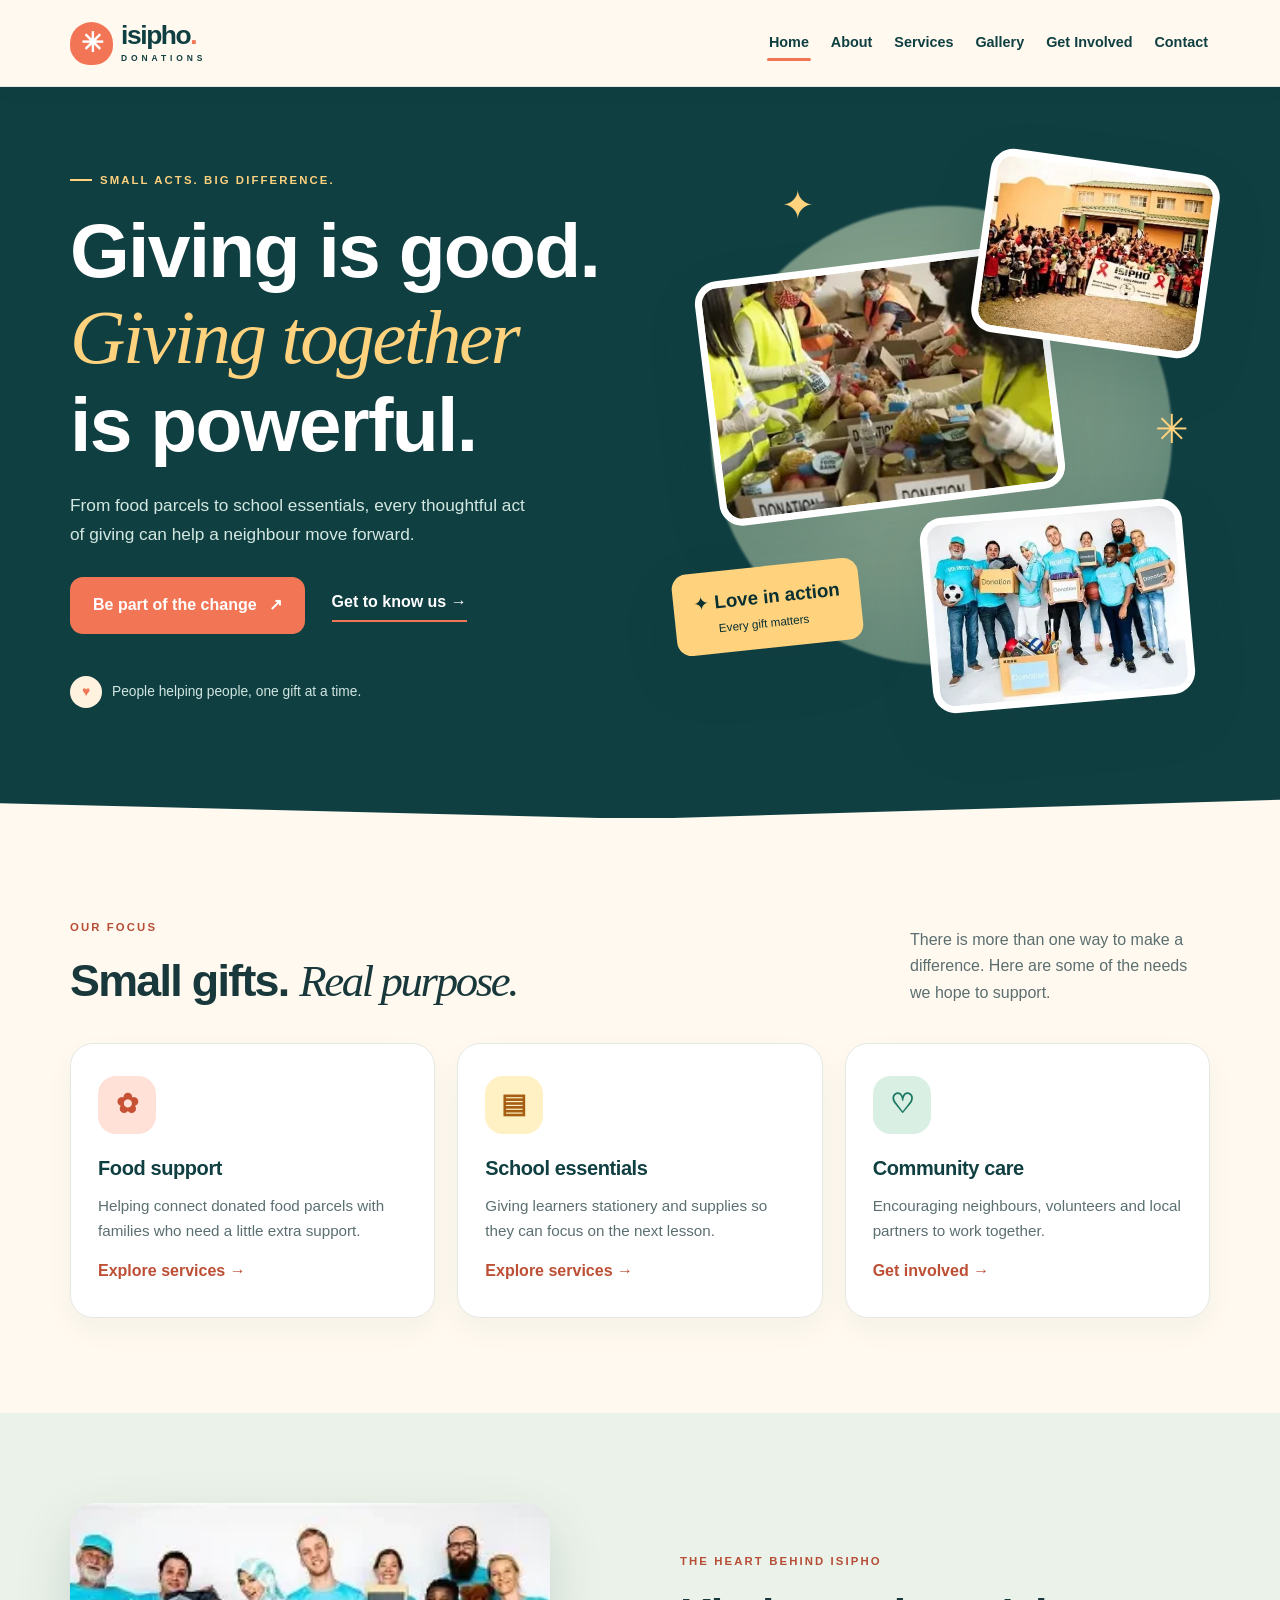
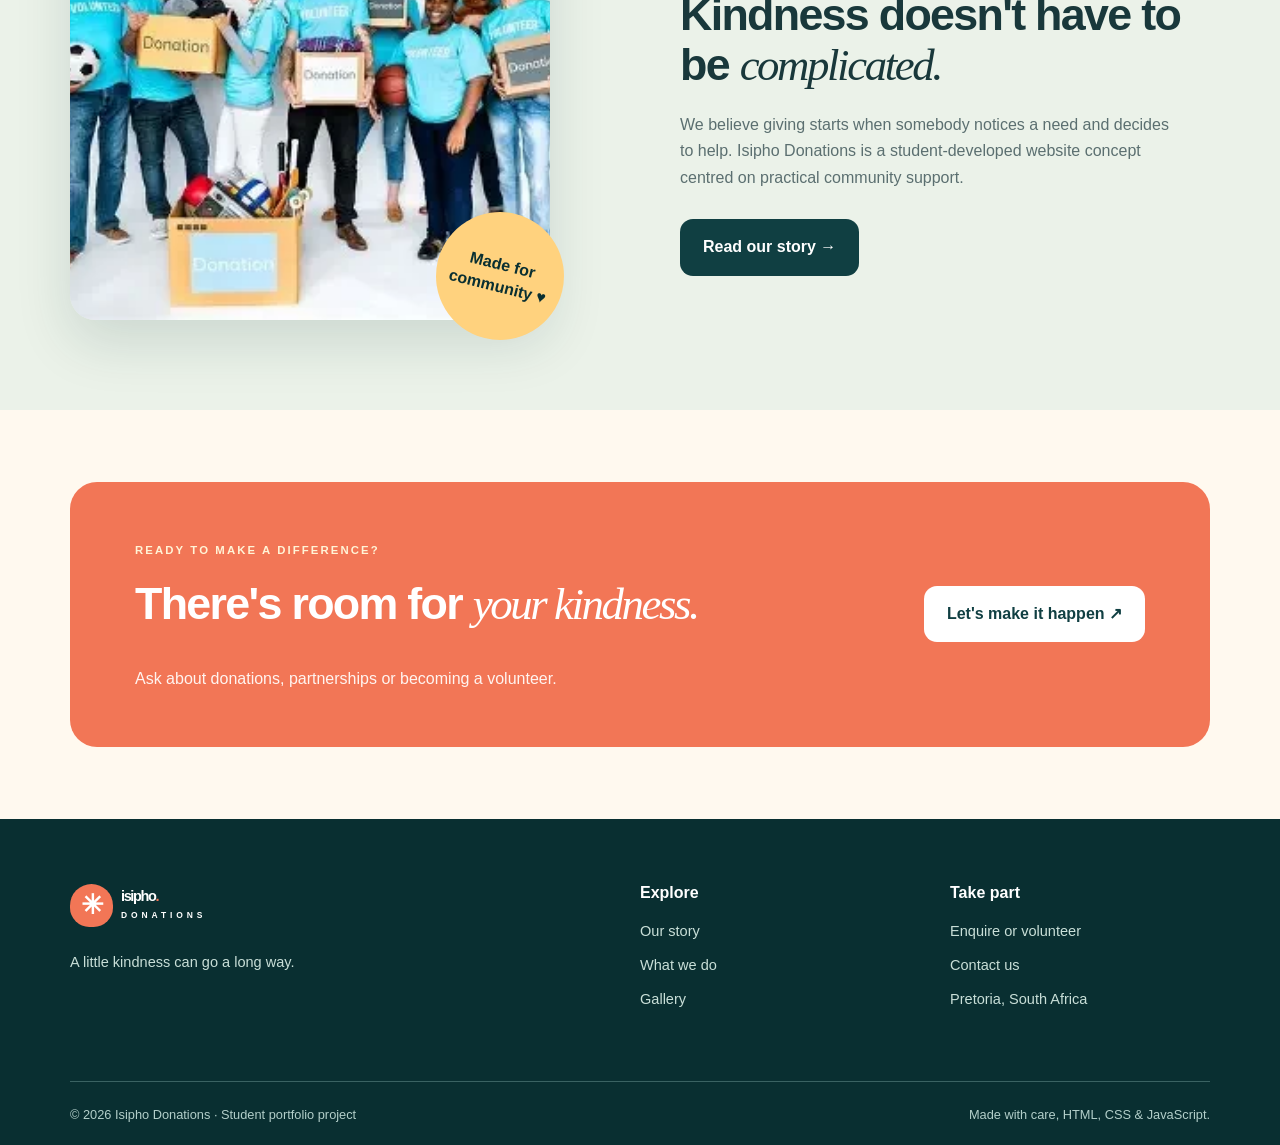
<file: index.html>
<!DOCTYPE html>
<html lang="en-ZA">
<head>
    <meta charset="UTF-8">
    <meta name="viewport" content="width=device-width, initial-scale=1">
    <meta name="theme-color" content="#103f42">
    <meta name="description" content="Isipho Donations connects the spirit of giving with food, clothing and school supply support in South African communities.">
    <title>Community Giving, Food & Volunteer Support | Isipho Donations</title>
    <link rel="stylesheet" href="CSS/style.css">
<meta name="keywords" content="Isipho Donations, community giving, donation support, Pretoria, volunteering">
</head>
<body>
    <a class="skip-link" href="#main">Skip to content</a>

    <header class="site-header">
        <div class="container nav-wrap">
            <a class="brand" href="index.html" aria-label="Isipho Donations home">
                <span class="brand-mark">✳</span>
                <span>isipho<span class="brand-dot">.</span><small>DONATIONS</small></span>
            </a>

            <button class="menu-toggle" type="button" aria-expanded="false" aria-controls="site-nav">☰ <span class="sr-only">Toggle menu</span></button>

            <nav id="site-nav" class="site-nav" aria-label="Main navigation">
                <a aria-current="page" href="index.html">Home</a>
                <a href="about us.html">About</a>
                <a href="services.html">Services</a>
                <a href="gallery.html">Gallery</a>
                <a href="enquiry.html">Get Involved</a>
                <a href="contact us.html">Contact</a>
            </nav>
        </div>
    </header>

    <main id="main">
        <section class="hero-section">
            <div class="container hero-grid">
                <div class="hero-copy reveal">
                    <span class="eyebrow">
                        <span class="eyebrow-line"></span>
                        SMALL ACTS. BIG DIFFERENCE.
                    </span>

                    <h1>
                        Giving is good.<br>
                        <em>Giving together</em><br>
                        is powerful.
                    </h1>

                    <p>From food parcels to school essentials, every thoughtful act of giving can help a neighbour move forward.</p>

                    <div class="button-row">
                        <a class="btn btn-coral" href="enquiry.html">
                            Be part of the change <span aria-hidden="true">↗</span>
                        </a>
                        <a class="text-link" href="about us.html">
                            Get to know us <span aria-hidden="true">→</span>
                        </a>
                    </div>

                    <div class="hero-caption">
                        <span class="caption-symbol">♥</span>
                        People helping people, one gift at a time.
                    </div>
                </div>

                <div class="hero-art" aria-label="Collage of volunteers, donation parcels and community members">
                    <span class="hero-halo" aria-hidden="true"></span>

                    <figure class="float-photo photo-main">
                        <img src="images/volunteer-packing.webp"
                             alt="Volunteers sorting and packing food donations"
                             fetchpriority="high">
                    </figure>

                    <figure class="float-photo photo-top">
                        <img src="images/community-gathering.webp"
                             alt="People gathered for a community donation event">
                    </figure>

                    <figure class="float-photo photo-bottom">
                        <img src="images/volunteer-team.webp"
                             alt="Volunteer group holding cardboard donation boxes">
                    </figure>

                    <div class="floating-note">
                        ✦ <strong>Love in action</strong>
                        <small>Every gift matters</small>
                    </div>

                    <span class="spark spark-one" aria-hidden="true">✳</span>
                    <span class="spark spark-two" aria-hidden="true">✦</span>
                </div>
            </div>
            <div class="hero-wave" aria-hidden="true"></div>
        </section>

        <section class="container section-pad" aria-labelledby="impact-title">
            <div class="section-heading reveal">
                <div>
                    <span class="eyebrow dark">OUR FOCUS</span>
                    <h2 id="impact-title">Small gifts. <em>Real purpose.</em></h2>
                </div>
                <p>There is more than one way to make a difference. Here are some of the needs we hope to support.</p>
            </div>

            <div class="cards three-col">
                <article class="feature-card reveal">
                    <span class="feature-icon coral-icon">✿</span>
                    <h3>Food support</h3>
                    <p>Helping connect donated food parcels with families who need a little extra support.</p>
                    <a href="services.html">Explore services →</a>
                </article>

                <article class="feature-card reveal">
                    <span class="feature-icon gold-icon">▤</span>
                    <h3>School essentials</h3>
                    <p>Giving learners stationery and supplies so they can focus on the next lesson.</p>
                    <a href="services.html">Explore services →</a>
                </article>

                <article class="feature-card reveal">
                    <span class="feature-icon green-icon">♡</span>
                    <h3>Community care</h3>
                    <p>Encouraging neighbours, volunteers and local partners to work together.</p>
                    <a href="enquiry.html">Get involved →</a>
                </article>
            </div>
        </section>

        <section class="story-band">
            <div class="container story-grid">
                <div class="story-photo reveal">
                    <img src="images/volunteer-team.webp"
                         alt="Volunteer team holding donation boxes"
                         loading="lazy">
                    <span class="photo-sticker">Made for<br>community ♥</span>
                </div>

                <div class="reveal">
                    <span class="eyebrow dark">THE HEART BEHIND ISIPHO</span>
                    <h2>Kindness doesn't have to be <em>complicated.</em></h2>
                    <p>We believe giving starts when somebody notices a need and decides to help. Isipho Donations is a student-developed website concept centred on practical community support.</p>
                    <a href="about us.html" class="btn btn-teal">Read our story →</a>
                </div>
            </div>
        </section>

        <section class="container section-pad cta-section reveal">
            <div>
                <span class="eyebrow">READY TO MAKE A DIFFERENCE?</span>
                <h2>There's room for <em>your kindness.</em></h2>
                <p>Ask about donations, partnerships or becoming a volunteer.</p>
            </div>
            <a href="enquiry.html" class="btn btn-light">Let's make it happen ↗</a>
        </section>
    </main>

    <footer class="site-footer">
        <div class="container footer-grid">
            <div>
                <a class="brand footer-brand" href="index.html">
                    <span class="brand-mark">✳</span>
                    <span>isipho<span class="brand-dot">.</span><small>DONATIONS</small></span>
                </a>
                <p>A little kindness can go a long way.</p>
            </div>
            <div>
                <h2>Explore</h2>
                <a href="about us.html">Our story</a>
                <a href="services.html">What we do</a>
                <a href="gallery.html">Gallery</a>
            </div>
            <div>
                <h2>Take part</h2>
                <a href="enquiry.html">Enquire or volunteer</a>
                <a href="contact us.html">Contact us</a>
                <p>Pretoria, South Africa</p>
            </div>
        </div>
        <div class="container footer-bottom">
            <span>© 2026 Isipho Donations · Student portfolio project</span>
            <span>Made with care, HTML, CSS &amp; JavaScript.</span>
        </div>
    </footer>

   <script src="JS/script.js" defer></script> 
</body>
</html>
</file>
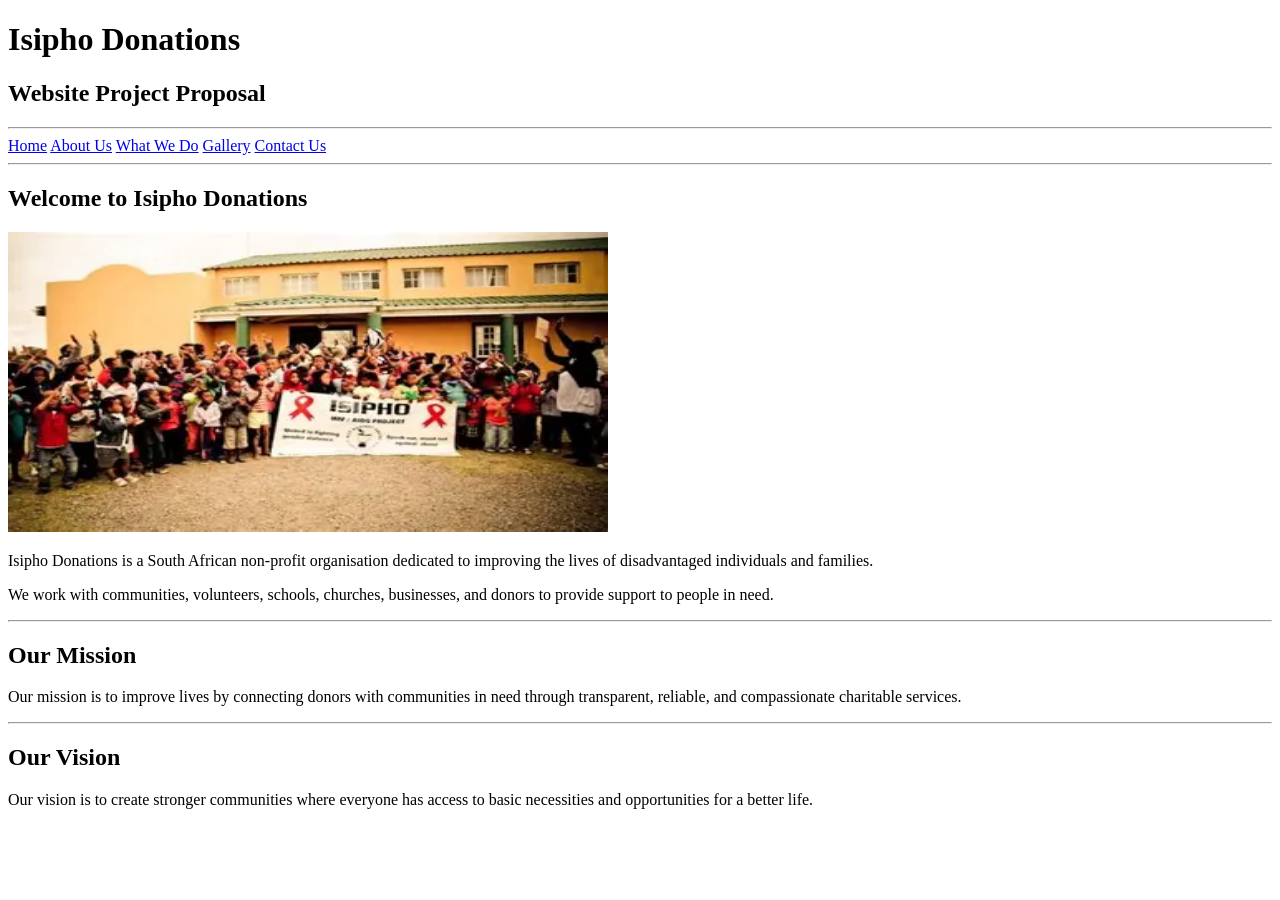
<file: My Business Proposal/index.html>
<!DOCTYPE html>
<html>

<head>
    <title>Isipho Donations - Home</title>
</head>

<body>

    <h1>Isipho Donations</h1>
    <h2>Website Project Proposal</h2>

    <hr>

    <!-- Navigation -->
    <a href="index.html">Home</a>
    <a href="about us.html">About Us</a>
    <a href="services.html">What We Do</a>
    <a href="gallery.html">Gallery</a>
    <a href="contact us.html">Contact Us</a>

    <hr>

    <h2>Welcome to Isipho Donations</h2>

    <img src="[data-uri]" alt="Isipho Donations" width="600" height="300">

    <p>
        Isipho Donations is a South African non-profit organisation
        dedicated to improving the lives of disadvantaged individuals
        and families.
    </p>

    <p>
        We work with communities, volunteers, schools, churches,
        businesses, and donors to provide support to people in need.
    </p>

    <hr>

    <h2>Our Mission</h2>

    <p>
        Our mission is to improve lives by connecting donors with
        communities in need through transparent, reliable, and
        compassionate charitable services.
    </p>

    <hr>

    <h2>Our Vision</h2>

    <p>
        Our vision is to create stronger communities where everyone
        has access to basic necessities and opportunities for a better life.
    </p>

</body>

</html>
</file>
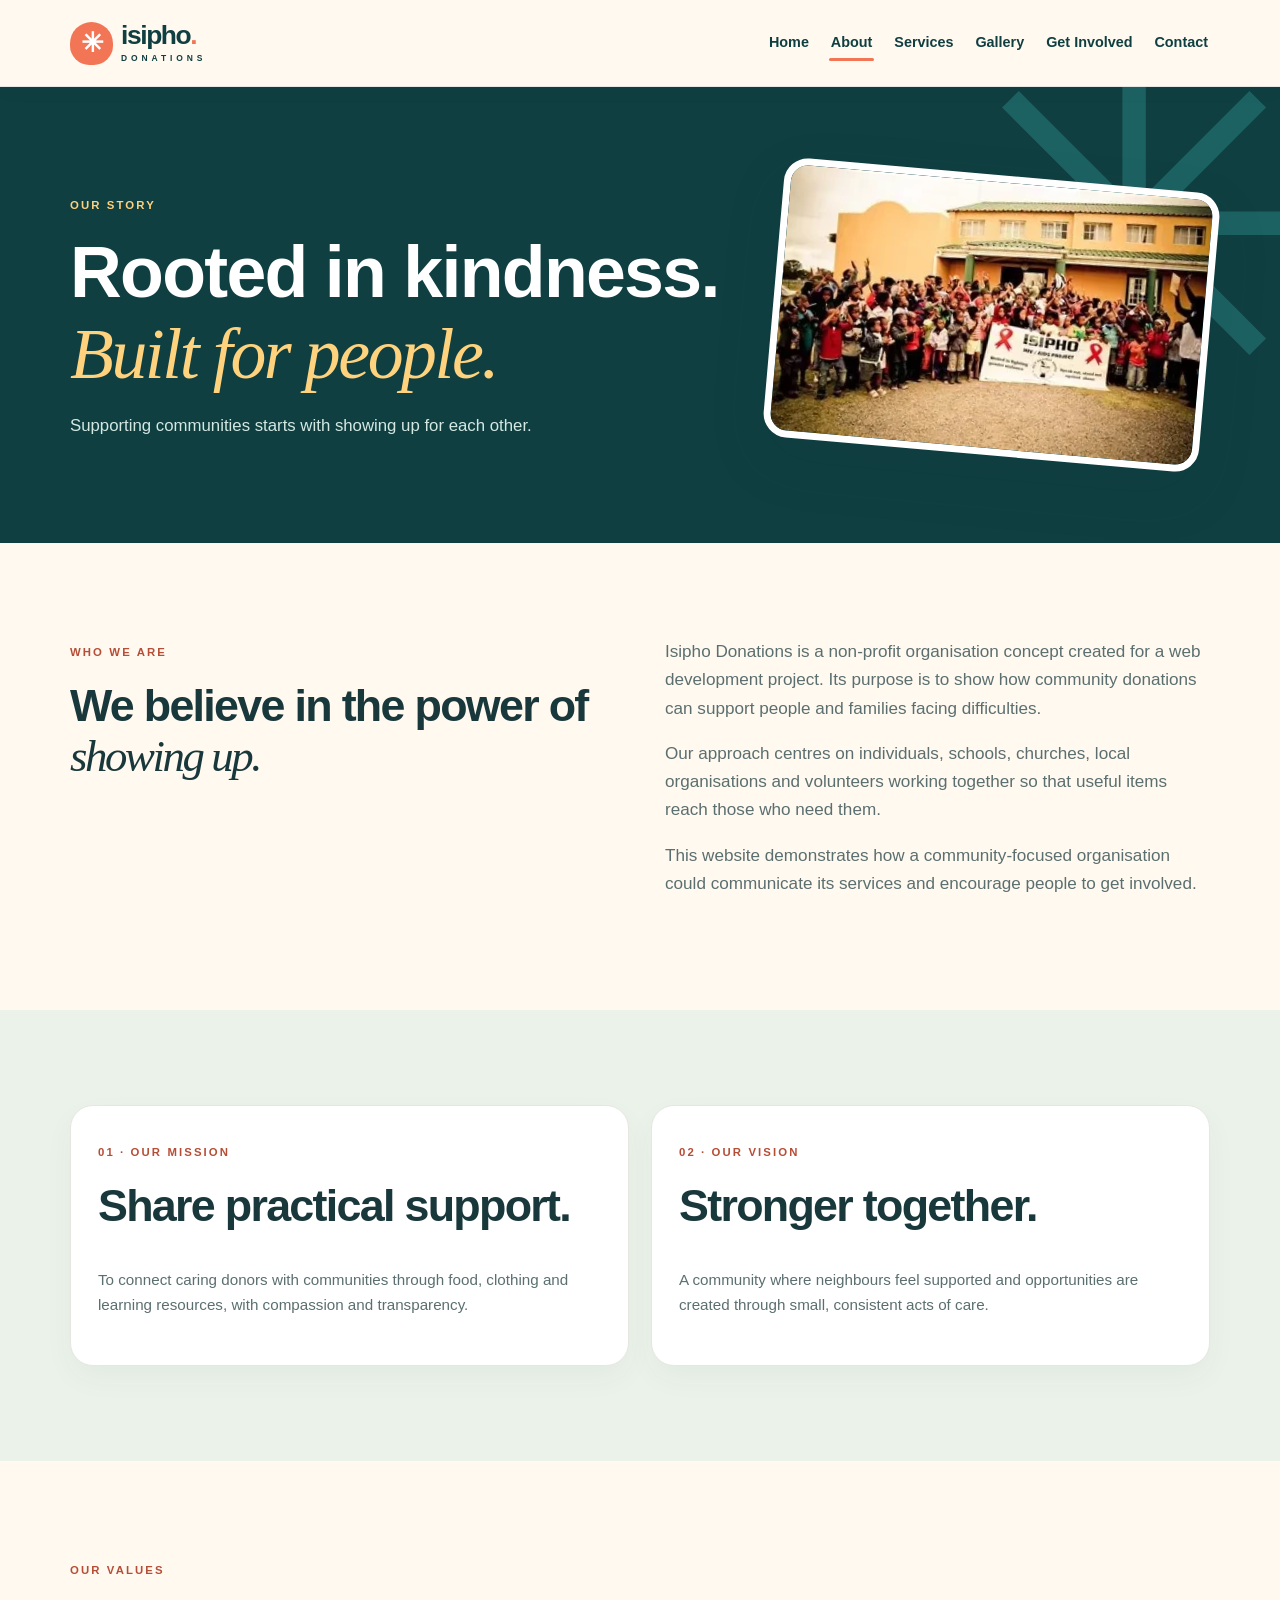
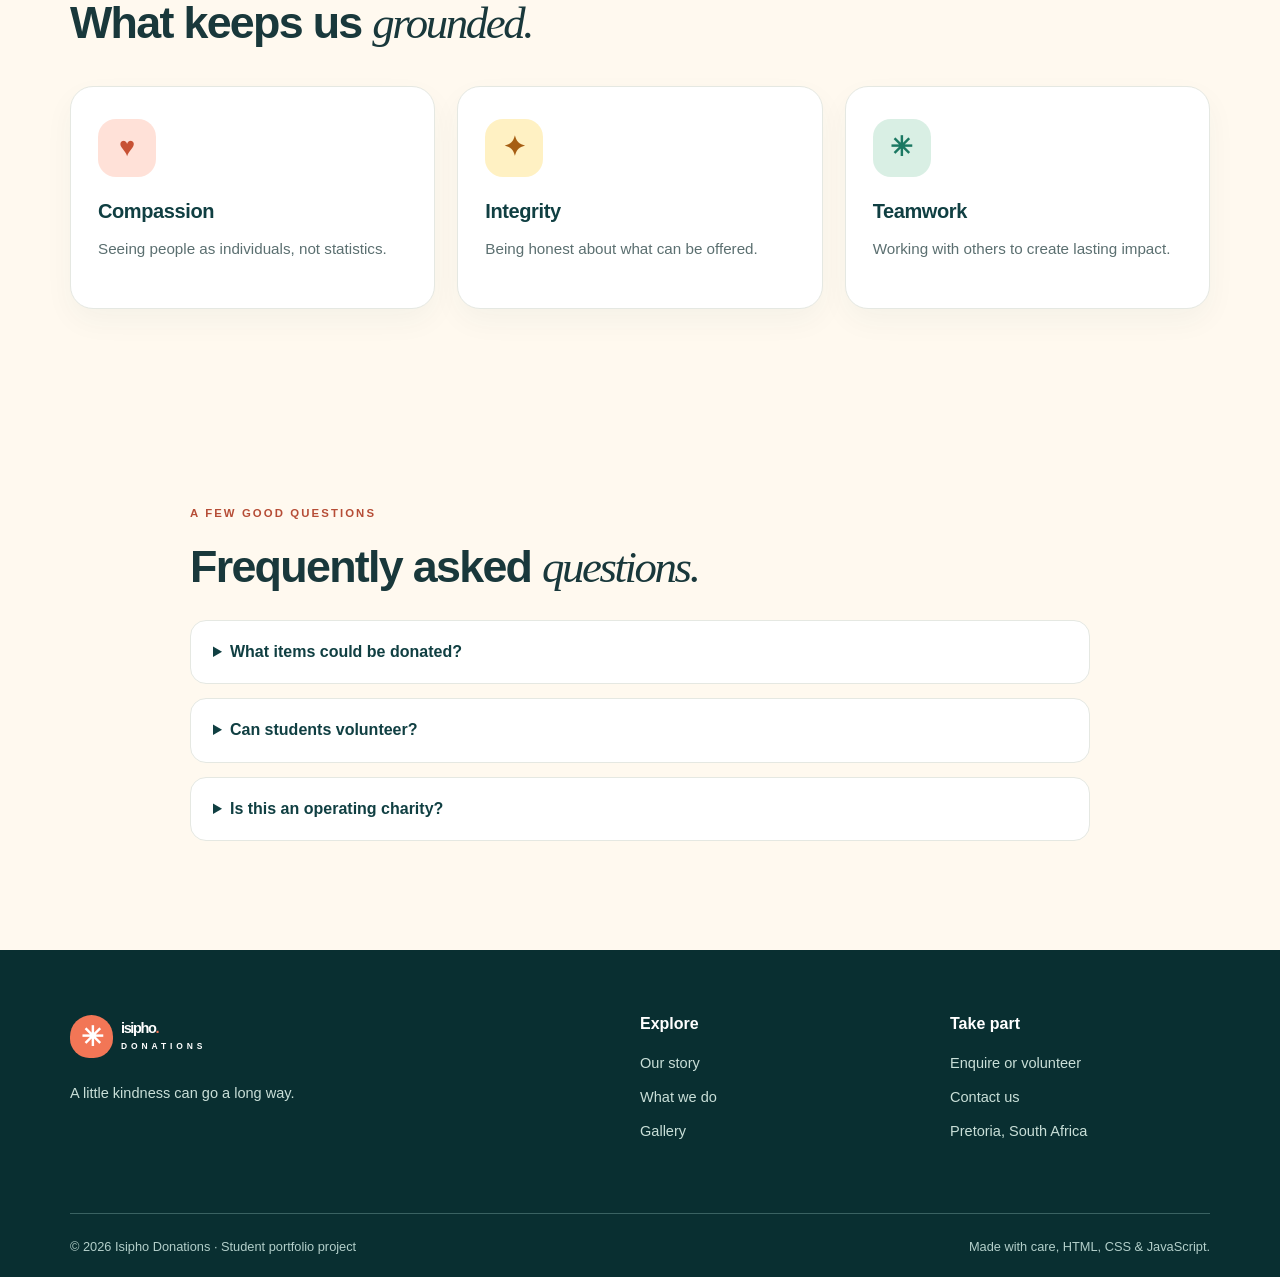
<file: about us.html>
<!DOCTYPE html>
<html lang="en-ZA">
<head>
    <meta charset="UTF-8">
    <meta name="viewport" content="width=device-width, initial-scale=1">
    <meta name="theme-color" content="#103f42">
    <meta name="description" content="Discover the mission, vision and values behind Isipho Donations, a South African community-support website concept.">
    <title>About Our Story & Community Mission | Isipho Donations</title>
    <link rel="stylesheet" href="CSS/style.css">
<meta name="keywords" content="Isipho Donations story, community giving, mission, volunteer values">
</head>
<body>
    <a class="skip-link" href="#main">Skip to content</a>
    <header class="site-header">
        <div class="container nav-wrap">
            <a class="brand" href="index.html" aria-label="Isipho Donations home"><span class="brand-mark">✳</span><span>isipho<span class="brand-dot">.</span><small>DONATIONS</small></span></a>
            <button class="menu-toggle" type="button" aria-expanded="false" aria-controls="site-nav">☰ <span class="sr-only">Toggle menu</span></button>
            <nav id="site-nav" class="site-nav" aria-label="Main navigation">
            <a href="index.html">Home</a>
            <a aria-current="page" href="about us.html">About</a>
            <a href="services.html">Services</a>
            <a href="gallery.html">Gallery</a>
            <a href="enquiry.html">Get Involved</a>
            <a href="contact us.html">Contact</a>
            </nav>
        </div>
    </header>
    <main id="main">
        <section class="page-hero"><div class="container page-hero-grid"><div class="reveal"><span class="eyebrow">OUR STORY</span><h1>Rooted in kindness.<br><em>Built for people.</em></h1><p>Supporting communities starts with showing up for each other.</p></div><img class="page-hero-image" src="images/community-gathering.webp" alt="Community gathering carrying a donation banner"></div></section>
        <section class="container section-pad about-grid"><div class="reveal"><span class="eyebrow dark">WHO WE ARE</span><h2>We believe in the power of <em>showing up.</em></h2></div><div class="reveal"><p>Isipho Donations is a non-profit organisation concept created for a web development project. Its purpose is to show how community donations can support people and families facing difficulties.</p><p>Our approach centres on individuals, schools, churches, local organisations and volunteers working together so that useful items reach those who need them.</p><p>This website demonstrates how a community-focused organisation could communicate its services and encourage people to get involved.</p></div></section>
        <section class="soft-section"><div class="container cards two-col section-pad"><article class="feature-card reveal"><span class="eyebrow dark">01 · OUR MISSION</span><h2>Share practical support.</h2><p>To connect caring donors with communities through food, clothing and learning resources, with compassion and transparency.</p></article><article class="feature-card reveal"><span class="eyebrow dark">02 · OUR VISION</span><h2>Stronger together.</h2><p>A community where neighbours feel supported and opportunities are created through small, consistent acts of care.</p></article></div></section>
        <section class="container section-pad"><div class="section-heading"><div><span class="eyebrow dark">OUR VALUES</span><h2>What keeps us <em>grounded.</em></h2></div></div><div class="cards three-col"><article class="feature-card"><span class="feature-icon coral-icon">♥</span><h3>Compassion</h3><p>Seeing people as individuals, not statistics.</p></article><article class="feature-card"><span class="feature-icon gold-icon">✦</span><h3>Integrity</h3><p>Being honest about what can be offered.</p></article><article class="feature-card"><span class="feature-icon green-icon">✳</span><h3>Teamwork</h3><p>Working with others to create lasting impact.</p></article></div></section>
        <section class="container section-pad faq-section"><span class="eyebrow dark">A FEW GOOD QUESTIONS</span><h2>Frequently asked <em>questions.</em></h2><details><summary>What items could be donated?</summary><p>Food parcels, clean clothing and school stationery are examples. Use the enquiry form to ask about current needs and arrangements.</p></details><details><summary>Can students volunteer?</summary><p>The project includes a volunteer enquiry feature. Availability and any real-world volunteering arrangements would need confirmation from an operating organisation.</p></details><details><summary>Is this an operating charity?</summary><p>This is a student portfolio website concept. Contact and programme information must be verified before presenting it as a live charity service.</p></details></section>
    </main>
    <footer class="site-footer">
        <div class="container footer-grid">
            <div><a class="brand footer-brand" href="index.html"><span class="brand-mark">✳</span><span>isipho<span class="brand-dot">.</span><small>DONATIONS</small></span></a><p>A little kindness can go a long way.</p></div>
            <div><h2>Explore</h2><a href="about us.html">Our story</a><a href="services.html">What we do</a><a href="gallery.html">Gallery</a></div>
            <div><h2>Take part</h2><a href="enquiry.html">Enquire or volunteer</a><a href="contact us.html">Contact us</a><p>Pretoria, South Africa</p></div>
        </div>
        <div class="container footer-bottom"><span>© 2026 Isipho Donations · Student portfolio project</span><span>Made with care, HTML, CSS &amp; JavaScript.</span></div>
    </footer>
    <script src="JS/script.js" defer></script>
</body>
</html>
</file>
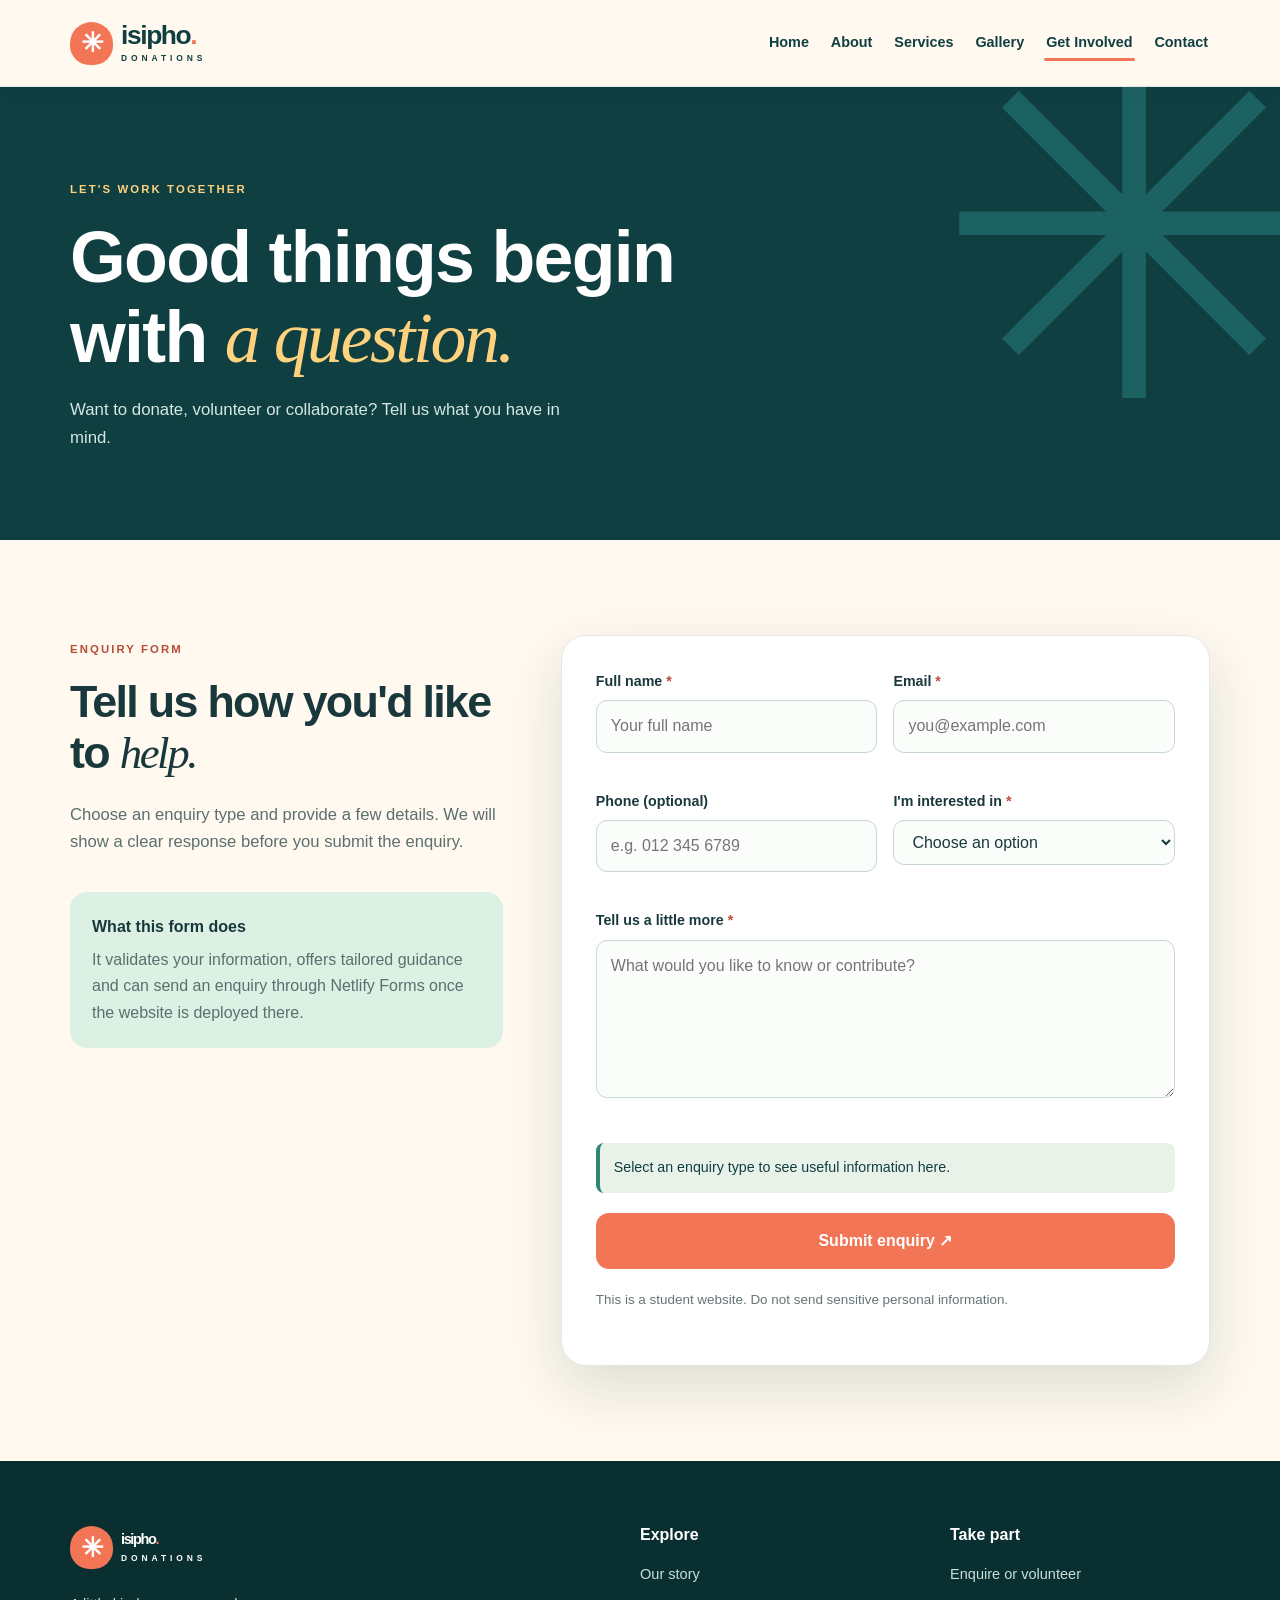
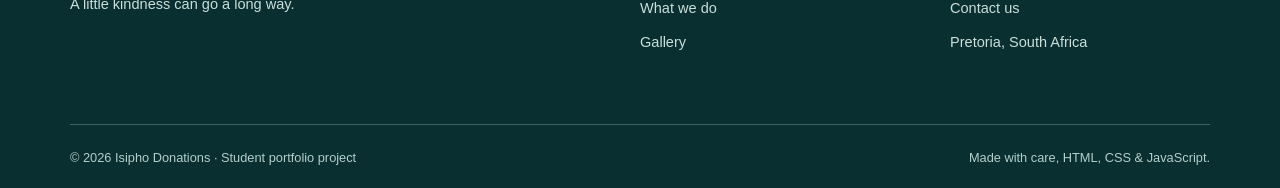
<file: enquiry.html>
<!DOCTYPE html>
<html lang="en-ZA">
<head>
<meta charset="UTF-8">
<meta name="viewport" content="width=device-width,initial-scale=1">
<meta name="theme-color" content="#103f42">
<meta name="description" content="Ask Isipho Donations about food, clothing, school supplies, volunteering or community partnerships using our enquiry form.">
<title>Enquire About Donations, Volunteering & Support | Isipho Donations</title>
<link rel="stylesheet" href="CSS/style.css">
<meta name="keywords" content="donation enquiry, volunteer enquiry, community partnership, Isipho Donations">
</head>
<body>
<a class="skip-link" href="#main">Skip to content</a>
<header class="site-header">
<div class="container nav-wrap">
<a class="brand" href="index.html" aria-label="Isipho Donations home"><span class="brand-mark">✳</span><span>isipho<span class="brand-dot">.</span><small>DONATIONS</small></span></a>
<button class="menu-toggle" type="button" aria-expanded="false" aria-controls="site-nav">☰ <span class="sr-only">Toggle menu</span></button>
<nav id="site-nav" class="site-nav" aria-label="Main navigation">
<a href="index.html">Home</a>
<a href="about us.html">About</a>
<a href="services.html">Services</a>
<a href="gallery.html">Gallery</a>
<a aria-current="page" href="enquiry.html">Get Involved</a>
<a href="contact us.html">Contact</a>
</nav>
</div>
</header>

<main id="main">
<section class="page-hero">
<div class="container">
<span class="eyebrow">LET'S WORK TOGETHER</span>
<h1>Good things begin<br>with <em>a question.</em></h1>
<p>Want to donate, volunteer or collaborate? Tell us what you have in mind.</p>
</div>
</section>

<section class="container section-pad form-layout">
<div class="form-intro">
<span class="eyebrow dark">ENQUIRY FORM</span>
<h2>Tell us how you'd like to <em>help.</em></h2>
<p>Choose an enquiry type and provide a few details. We will show a clear response before you submit the enquiry.</p>
<div class="mini-note">
<strong>What this form does</strong>
<p>It validates your information, offers tailored guidance and can send an enquiry through Netlify Forms once the website is deployed there.</p>
</div>
</div>

<div class="form-card">
<form id="enquiry-form" name="enquiry" method="POST" action="/" data-netlify="true" data-netlify-honeypot="bot-field" novalidate>
<input type="hidden" name="form-name" value="enquiry">
<input type="hidden" name="bot-field">

<div class="form-row">
<div>
<label for="enq-name">Full name <span>*</span></label>
<input id="enq-name" name="name" required minlength="2" maxlength="80" autocomplete="name" placeholder="Your full name">
<small class="field-error" data-error-for="enq-name"></small>
</div>
<div>
<label for="enq-email">Email <span>*</span></label>
<input id="enq-email" name="email" type="email" required autocomplete="email" placeholder="you@example.com">
<small class="field-error" data-error-for="enq-email"></small>
</div>
</div>

<div class="form-row">
<div>
<label for="enq-phone">Phone (optional)</label>
<input id="enq-phone" name="phone" type="tel" pattern="[+0-9() .-]{9,20}" placeholder="e.g. 012 345 6789">
<small class="field-error" data-error-for="enq-phone"></small>
</div>
<div>
<label for="enq-type">I'm interested in <span>*</span></label>
<select id="enq-type" name="interest" required>
<option value="">Choose an option</option>
<option value="food">Donating food</option>
<option value="clothes">Donating clothing</option>
<option value="school">School supplies</option>
<option value="volunteer">Volunteering</option>
<option value="partner">Partnering with us</option>
</select>
<small class="field-error" data-error-for="enq-type"></small>
</div>
</div>

<label for="enq-message">Tell us a little more <span>*</span></label>
<textarea id="enq-message" name="message" required minlength="10" maxlength="800" rows="5" placeholder="What would you like to know or contribute?"></textarea>
<small class="field-error" data-error-for="enq-message"></small>

<div class="form-response" id="enquiry-preview" aria-live="polite">
Select an enquiry type to see useful information here.
</div>
<button class="btn btn-coral full-btn" type="submit">Submit enquiry ↗</button>
<p class="form-status" role="status" aria-live="polite"></p>
<p class="small-note">This is a student website. Do not send sensitive personal information.</p>
</form>
</div>
</section>
</main>

<footer class="site-footer">
<div class="container footer-grid">
<div><a class="brand footer-brand" href="index.html"><span class="brand-mark">✳</span><span>isipho<span class="brand-dot">.</span><small>DONATIONS</small></span></a><p>A little kindness can go a long way.</p></div>
<div><h2>Explore</h2><a href="about us.html">Our story</a><a href="services.html">What we do</a><a href="gallery.html">Gallery</a></div>
<div><h2>Take part</h2><a href="enquiry.html">Enquire or volunteer</a><a href="contact us.html">Contact us</a><p>Pretoria, South Africa</p></div>
</div>
<div class="container footer-bottom"><span>© 2026 Isipho Donations · Student portfolio project</span><span>Made with care, HTML, CSS &amp; JavaScript.</span></div>
</footer>

<script src="JS/script.js" defer></script>
</body>
</html>
</file>
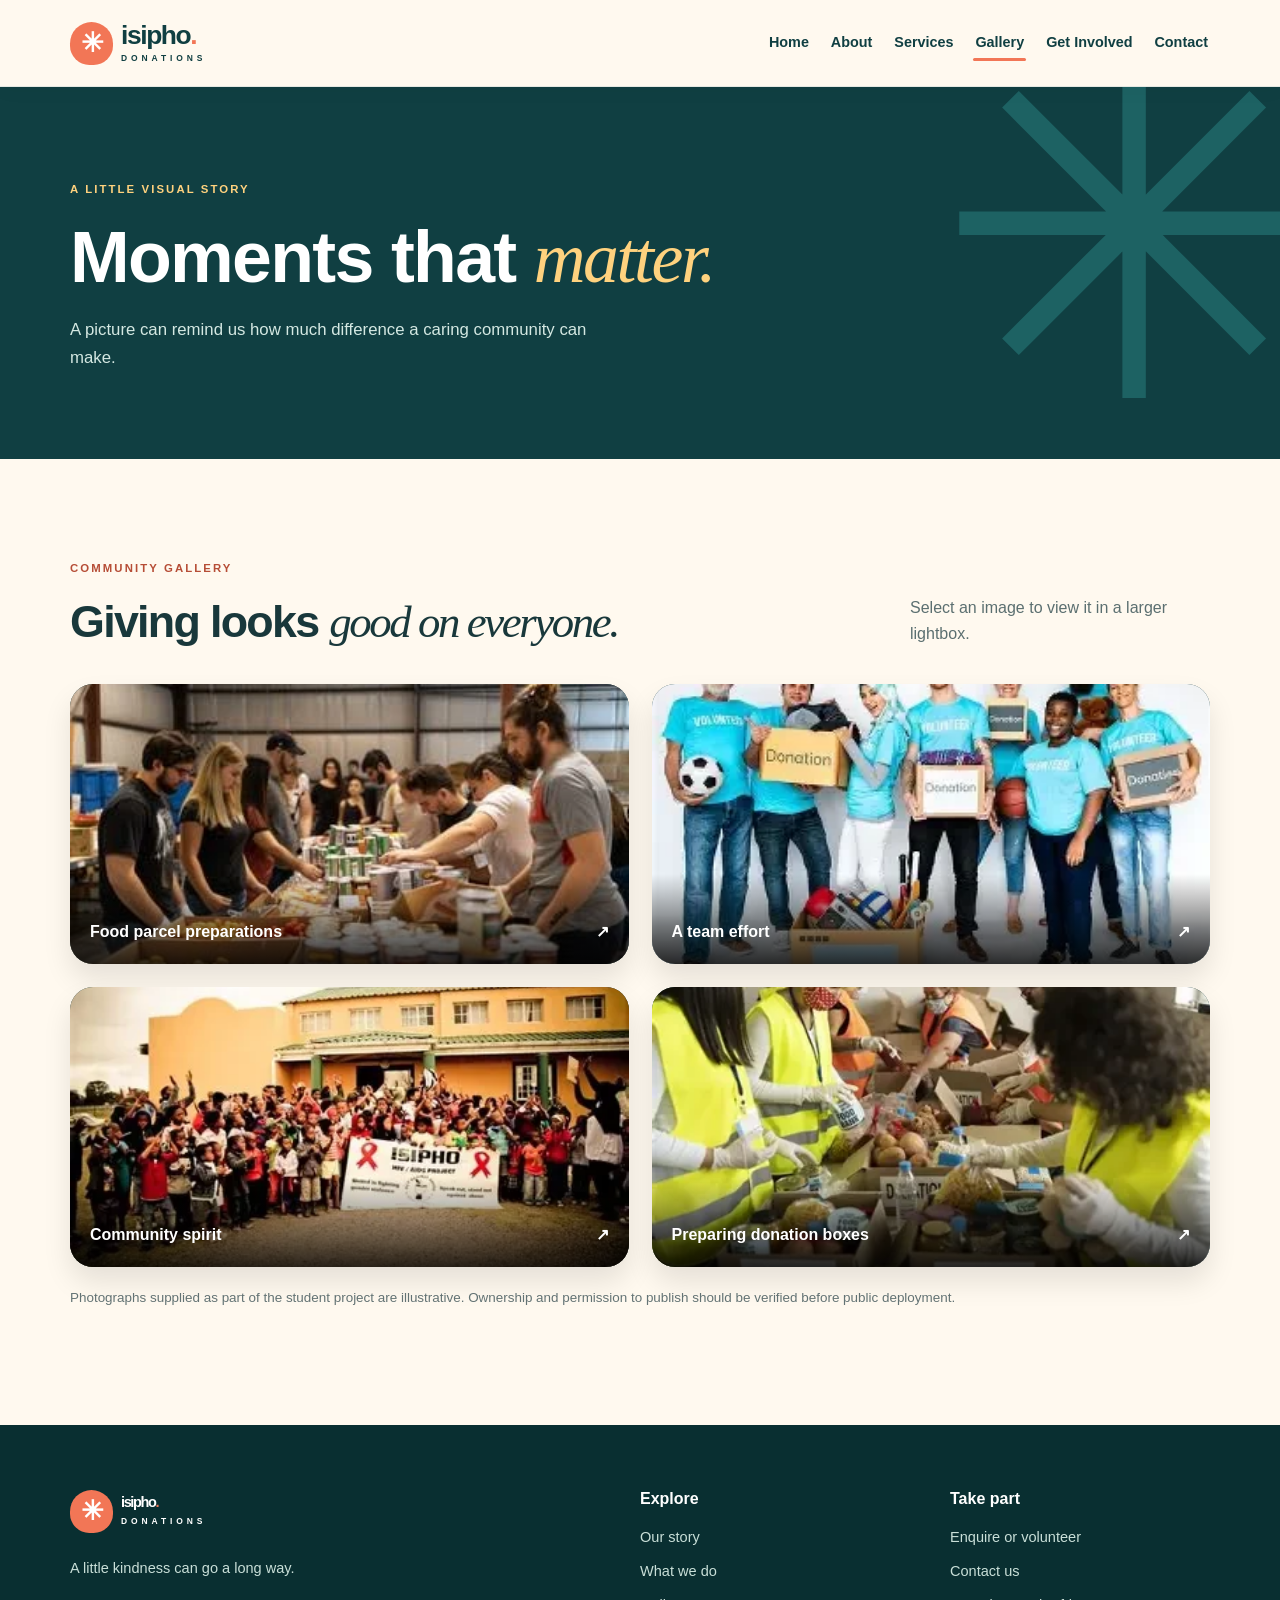
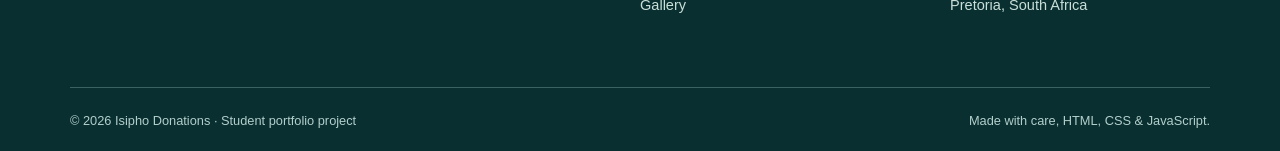
<file: gallery.html>
<!DOCTYPE html>
<html lang="en-ZA">
<head>
<meta charset="UTF-8">
<meta name="viewport" content="width=device-width,initial-scale=1">
<meta name="theme-color" content="#103f42">
<meta name="description" content="Browse a responsive photo gallery showing examples of food donations, giving and community support. Select any photo to enlarge it.">
<title>Community Support Photo Gallery | Isipho Donations</title>
<link rel="stylesheet" href="CSS/style.css">
<meta name="keywords" content="charity gallery, community donation photographs, volunteers, food parcels">
</head>
<body>
<a class="skip-link" href="#main">Skip to content</a>
<header class="site-header">
<div class="container nav-wrap">
<a class="brand" href="index.html" aria-label="Isipho Donations home"><span class="brand-mark">✳</span><span>isipho<span class="brand-dot">.</span><small>DONATIONS</small></span></a>
<button class="menu-toggle" type="button" aria-expanded="false" aria-controls="site-nav">☰ <span class="sr-only">Toggle menu</span></button>
<nav id="site-nav" class="site-nav" aria-label="Main navigation">
<a href="index.html">Home</a>
<a href="about us.html">About</a>
<a href="services.html">Services</a>
<a aria-current="page" href="gallery.html">Gallery</a>
<a href="enquiry.html">Get Involved</a>
<a href="contact us.html">Contact</a>
</nav>
</div>
</header>

<main id="main">
<section class="page-hero">
<div class="container">
<span class="eyebrow">A LITTLE VISUAL STORY</span>
<h1>Moments that <em>matter.</em></h1>
<p>A picture can remind us how much difference a caring community can make.</p>
</div>
</section>

<section class="container section-pad">
<div class="section-heading">
<div>
<span class="eyebrow dark">COMMUNITY GALLERY</span>
<h2>Giving looks <em>good on everyone.</em></h2>
</div>
<p>Select an image to view it in a larger lightbox.</p>
</div>

<div class="gallery-grid">
<button class="gallery-tile gallery-wide" type="button"
data-image="images/community-food-parcels.webp"
data-alt="Volunteers organising donated food parcels"
data-caption="Food parcel preparations">
<img src="images/community-food-parcels.webp" alt="Volunteers sorting items for food parcels" loading="lazy">
<span>Food parcel preparations <b>↗</b></span>
</button>

<button class="gallery-tile" type="button"
data-image="images/volunteer-team.webp"
data-alt="A team with boxes of donated goods"
data-caption="A team effort">
<img src="images/volunteer-team.webp" alt="Volunteer group holding cardboard donation boxes" loading="lazy">
<span>A team effort <b>↗</b></span>
</button>

<button class="gallery-tile" type="button"
data-image="images/community-gathering.webp"
data-alt="Community members assembled outside"
data-caption="Community spirit">
<img src="images/community-gathering.webp" alt="Crowd gathered at a community support event" loading="lazy">
<span>Community spirit <b>↗</b></span>
</button>

<button class="gallery-tile gallery-wide" type="button"
data-image="images/volunteer-packing.webp"
data-alt="Volunteers organising donated groceries"
data-caption="Preparing donation boxes">
<img src="images/volunteer-packing.webp" alt="Volunteers organising donated groceries" loading="lazy">
<span>Preparing donation boxes <b>↗</b></span>
</button>
</div>

<p class="small-note">Photographs supplied as part of the student project are illustrative. Ownership and permission to publish should be verified before public deployment.</p>
</section>

<dialog id="gallery-dialog" class="lightbox" aria-label="Enlarged gallery photograph">
<button id="close-lightbox" class="lightbox-close" type="button" aria-label="Close enlarged photo">✕</button>
<img id="lightbox-image" src="images/community-food-parcels.webp" alt="Donation food parcels">
<p id="lightbox-caption"></p>
</dialog>
</main>

<footer class="site-footer">
<div class="container footer-grid">
<div><a class="brand footer-brand" href="index.html"><span class="brand-mark">✳</span><span>isipho<span class="brand-dot">.</span><small>DONATIONS</small></span></a><p>A little kindness can go a long way.</p></div>
<div><h2>Explore</h2><a href="about us.html">Our story</a><a href="services.html">What we do</a><a href="gallery.html">Gallery</a></div>
<div><h2>Take part</h2><a href="enquiry.html">Enquire or volunteer</a><a href="contact us.html">Contact us</a><p>Pretoria, South Africa</p></div>
</div>
<div class="container footer-bottom"><span>© 2026 Isipho Donations · Student portfolio project</span><span>Made with care, HTML, CSS &amp; JavaScript.</span></div>
</footer>
<script src="JS/script.js" defer></script>
</body>
</html>
</file>
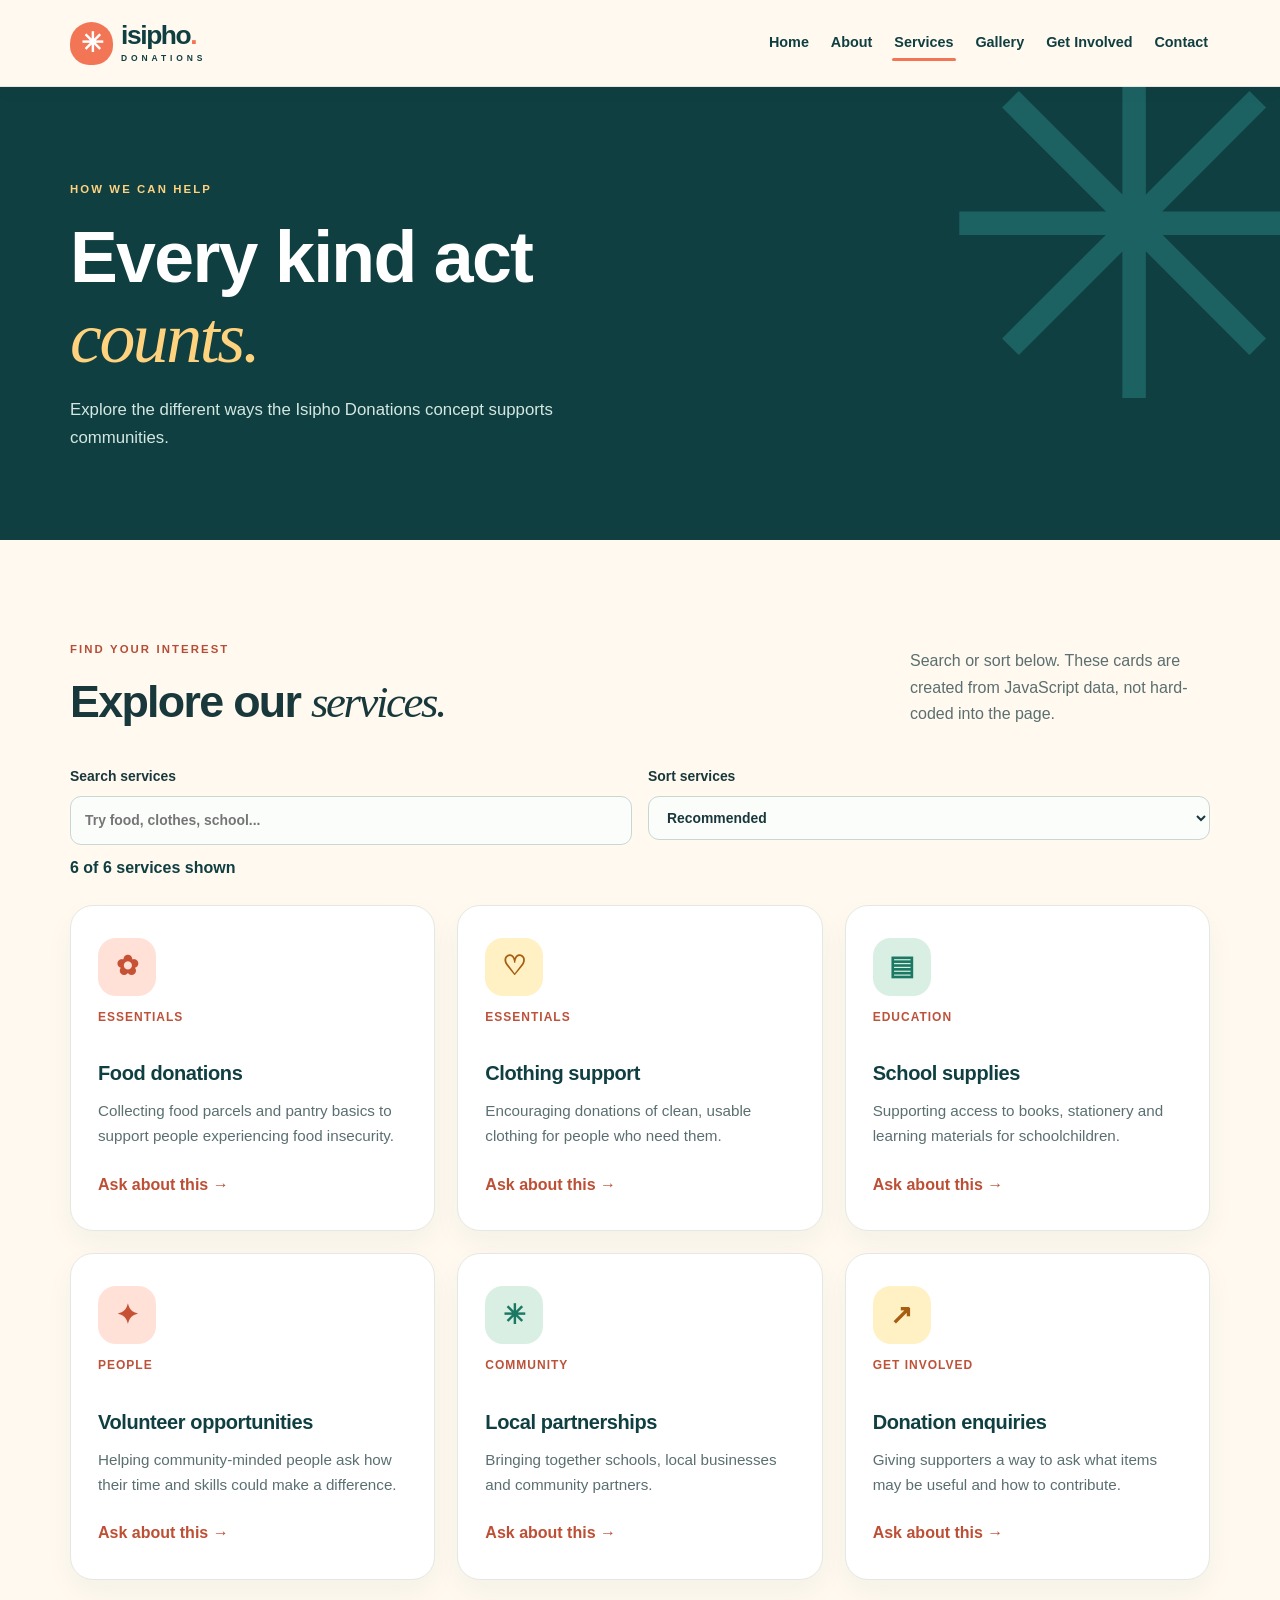
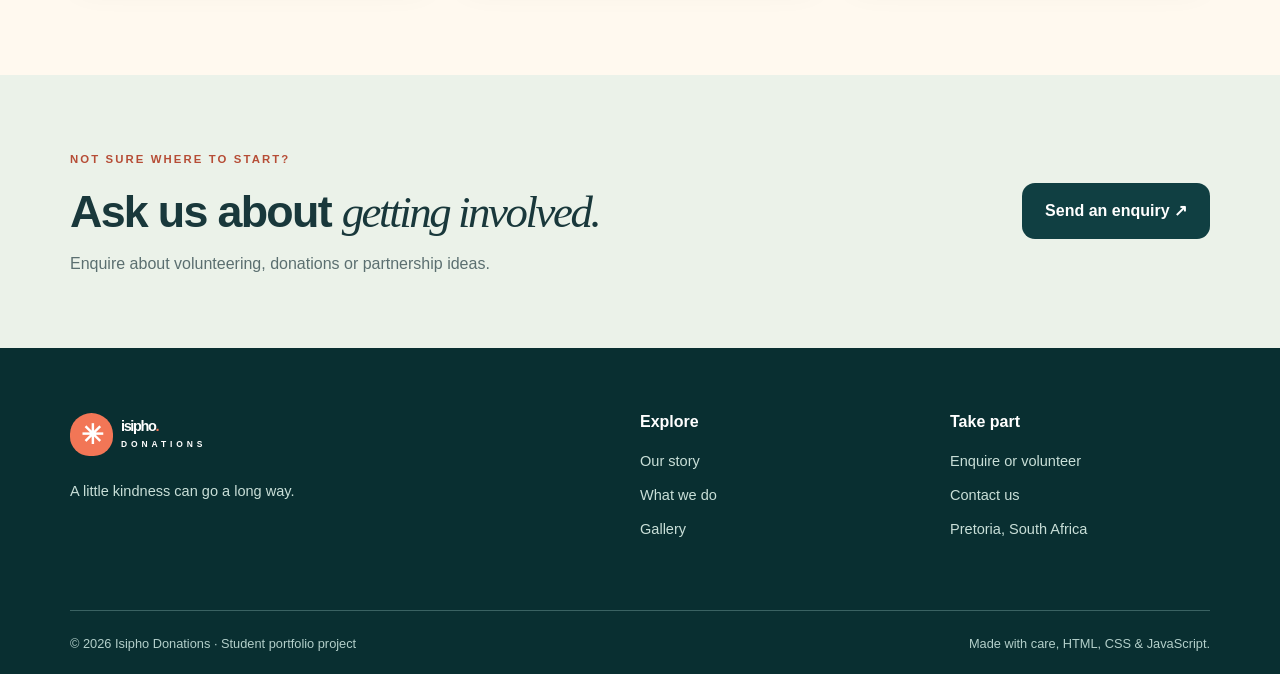
<file: services.html>
<!DOCTYPE html>
<html lang="en-ZA">
<head>
<meta charset="UTF-8">
<meta name="viewport" content="width=device-width,initial-scale=1">
<meta name="theme-color" content="#103f42">
<meta name="description" content="Explore searchable food donations, clothing donations, school supplies and volunteer support with Isipho Donations.">
<title>Donation Services & Community Support | Isipho Donations</title>
<link rel="stylesheet" href="CSS/style.css">
<meta name="keywords" content="donation services, food parcels, school supplies, volunteering, Pretoria">
</head>
<body>
<a class="skip-link" href="#main">Skip to content</a>
<header class="site-header">
<div class="container nav-wrap">
<a class="brand" href="index.html" aria-label="Isipho Donations home"><span class="brand-mark">✳</span><span>isipho<span class="brand-dot">.</span><small>DONATIONS</small></span></a>
<button class="menu-toggle" type="button" aria-expanded="false" aria-controls="site-nav">☰ <span class="sr-only">Toggle menu</span></button>
<nav id="site-nav" class="site-nav" aria-label="Main navigation">
<a href="index.html">Home</a>
<a href="about us.html">About</a>
<a aria-current="page" href="services.html">Services</a>
<a href="gallery.html">Gallery</a>
<a href="enquiry.html">Get Involved</a>
<a href="contact us.html">Contact</a>
</nav>
</div>
</header>

<main id="main">
<section class="page-hero">
<div class="container">
<span class="eyebrow">HOW WE CAN HELP</span>
<h1>Every kind act<br><em>counts.</em></h1>
<p>Explore the different ways the Isipho Donations concept supports communities.</p>
</div>
</section>

<section class="container section-pad">
<div class="section-heading">
<div>
<span class="eyebrow dark">FIND YOUR INTEREST</span>
<h2>Explore our <em>services.</em></h2>
</div>
<p>Search or sort below. These cards are created from JavaScript data, not hard-coded into the page.</p>
</div>

<div class="service-controls">
<label for="service-search">Search services
<input id="service-search" type="search" placeholder="Try food, clothes, school..." autocomplete="off">
</label>
<label for="service-sort">Sort services
<select id="service-sort">
<option value="default">Recommended</option>
<option value="az">Name A–Z</option>
<option value="za">Name Z–A</option>
</select>
</label>
</div>

<p id="service-count" class="result-count" role="status" aria-live="polite"></p>
<div id="services-grid" class="cards three-col" aria-label="Available community support services"></div>
<noscript><p>Please enable JavaScript to see the searchable list of community services.</p></noscript>
</section>

<section class="story-band">
<div class="container simple-cta">
<div>
<span class="eyebrow dark">NOT SURE WHERE TO START?</span>
<h2>Ask us about <em>getting involved.</em></h2>
<p>Enquire about volunteering, donations or partnership ideas.</p>
</div>
<a class="btn btn-teal" href="enquiry.html">Send an enquiry ↗</a>
</div>
</section>
</main>

<footer class="site-footer">
<div class="container footer-grid">
<div><a class="brand footer-brand" href="index.html"><span class="brand-mark">✳</span><span>isipho<span class="brand-dot">.</span><small>DONATIONS</small></span></a><p>A little kindness can go a long way.</p></div>
<div><h2>Explore</h2><a href="about us.html">Our story</a><a href="services.html">What we do</a><a href="gallery.html">Gallery</a></div>
<div><h2>Take part</h2><a href="enquiry.html">Enquire or volunteer</a><a href="contact us.html">Contact us</a><p>Pretoria, South Africa</p></div>
</div>
<div class="container footer-bottom"><span>© 2026 Isipho Donations · Student portfolio project</span><span>Made with care, HTML, CSS &amp; JavaScript.</span></div>
</footer>
<script src="JS/script.js" defer></script>
</body>
</html>
</file>
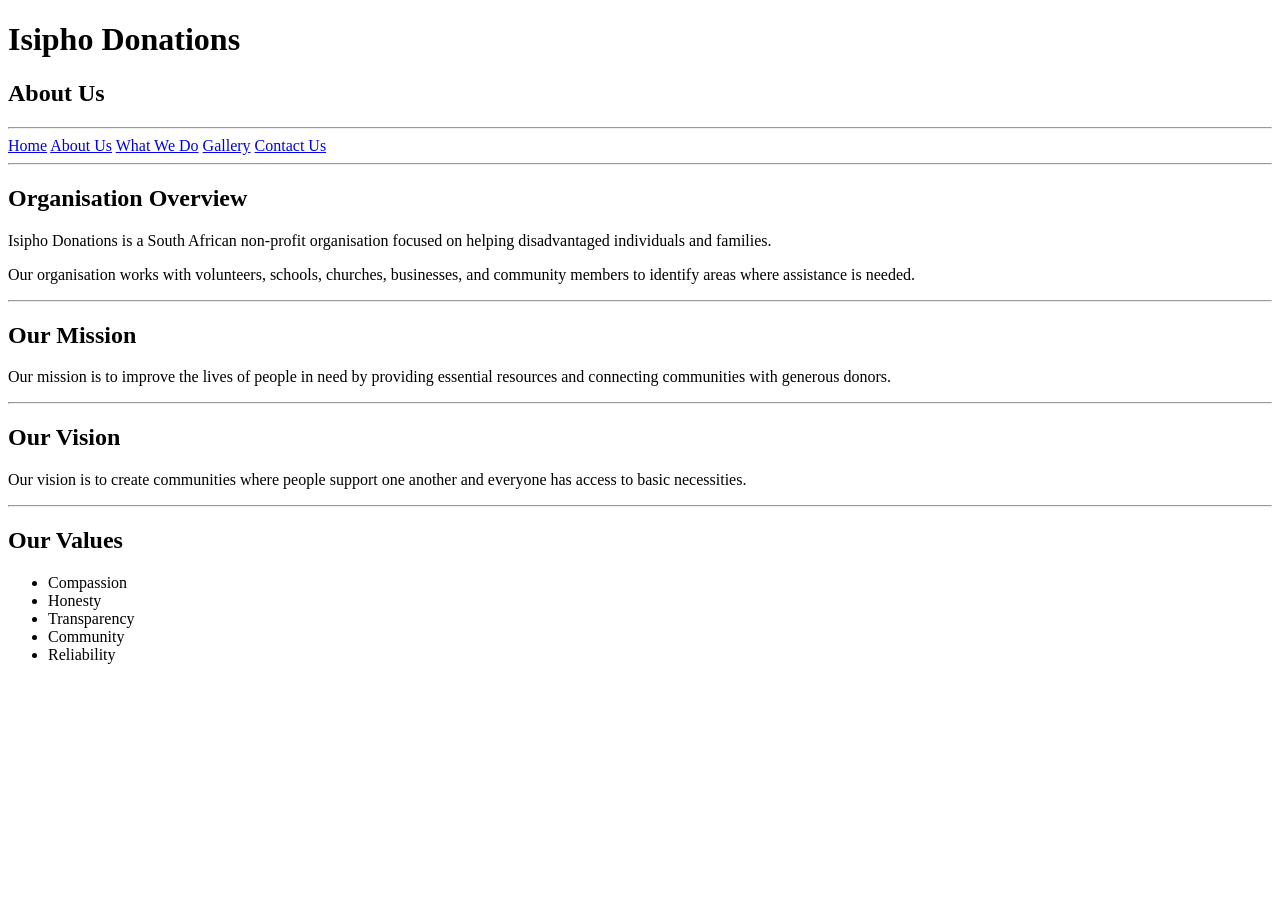
<file: My Business Proposal/about us.html>
<!DOCTYPE html>
<html>

<head>
    <title>Isipho Donations - About Us</title>
</head>

<body>

    <h1>Isipho Donations</h1>
    <h2>About Us</h2>

    <hr>

    <!-- Navigation -->
    <a href="index.html">Home</a>
    <a href="about us.html">About Us</a>
    <a href="services.html">What We Do</a>
    <a href="gallery.html">Gallery</a>
    <a href="contact us.html">Contact Us</a>

    <hr>

    <h2>Organisation Overview</h2>

    <p>
        Isipho Donations is a South African non-profit organisation
        focused on helping disadvantaged individuals and families.
    </p>

    <p>
        Our organisation works with volunteers, schools, churches,
        businesses, and community members to identify areas where
        assistance is needed.
    </p>

    <hr>

    <h2>Our Mission</h2>

    <p>
        Our mission is to improve the lives of people in need by
        providing essential resources and connecting communities
        with generous donors.
    </p>

    <hr>

    <h2>Our Vision</h2>

    <p>
        Our vision is to create communities where people support
        one another and everyone has access to basic necessities.
    </p>

    <hr>

    <h2>Our Values</h2>

    <ul>
        <li>Compassion</li>
        <li>Honesty</li>
        <li>Transparency</li>
        <li>Community</li>
        <li>Reliability</li>
    </ul>

</body>

</html>
</file>
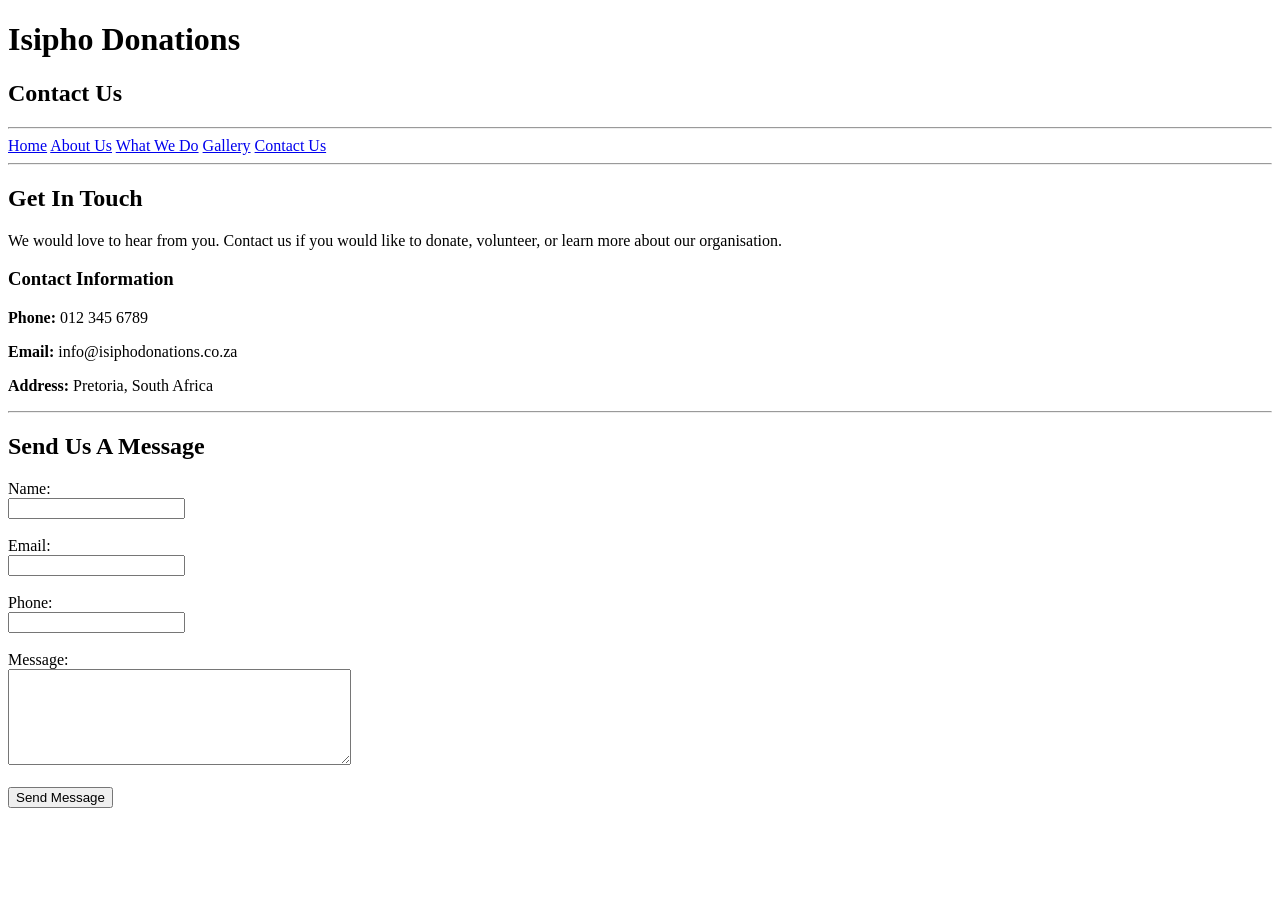
<file: My Business Proposal/contact us.html>
<!DOCTYPE html>
<html>

<head>
    <title>Isipho Donations - Contact Us</title>
</head>

<body>

    <h1>Isipho Donations</h1>
    <h2>Contact Us</h2>

    <hr>

    <!-- Navigation -->
    <a href="index.html">Home</a>
    <a href="about us.html">About Us</a>
    <a href="services.html">What We Do</a>
    <a href="gallery.html">Gallery</a>
    <a href="contact us.html">Contact Us</a>

    <hr>

    <h2>Get In Touch</h2>

    <p>
        We would love to hear from you. Contact us if you would
        like to donate, volunteer, or learn more about our organisation.
    </p>

    <h3>Contact Information</h3>

    <p>
        <strong>Phone:</strong> 012 345 6789
    </p>

    <p>
        <strong>Email:</strong> info@isiphodonations.co.za
    </p>

    <p>
        <strong>Address:</strong> Pretoria, South Africa
    </p>

    <hr>

    <h2>Send Us A Message</h2>

    <form>

        <label>Name:</label>
        <br>
        <input type="text" name="name">
        <br><br>

        <label>Email:</label>
        <br>
        <input type="email" name="email">
        <br><br>

        <label>Phone:</label>
        <br>
        <input type="tel" name="phone">
        <br><br>

        <label>Message:</label>
        <br>
        <textarea name="message" rows="6" cols="40"></textarea>
        <br><br>

        <input type="submit" value="Send Message">

    </form>

</body>

</html>
</file>
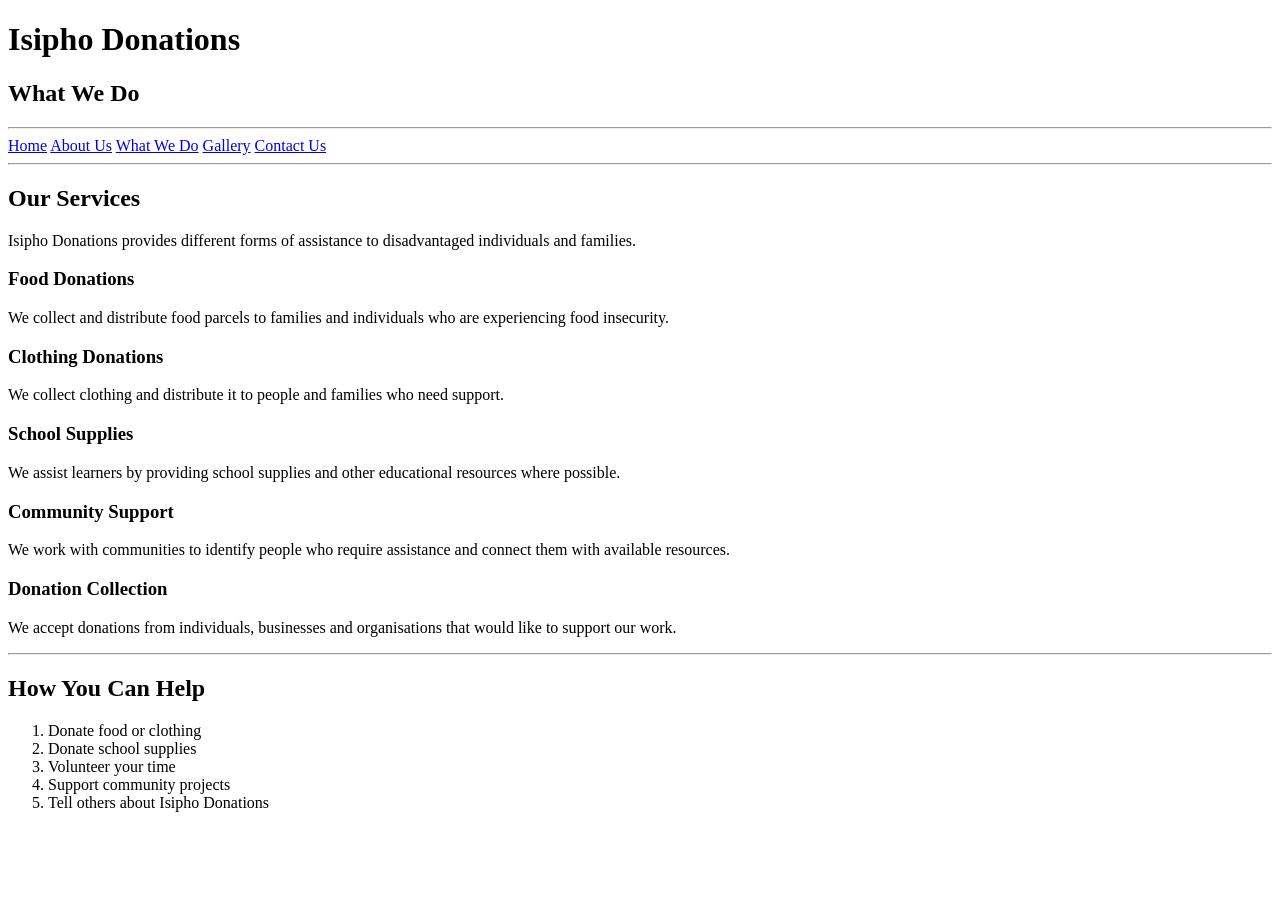
<file: My Business Proposal/services.html>
<!DOCTYPE html>
<html>

<head>
    <title>Isipho Donations - What We Do</title>
</head>

<body>

    <h1>Isipho Donations</h1>
    <h2>What We Do</h2>

    <hr>

    <!-- Navigation -->
    <a href="index.html">Home</a>
    <a href="about us.html">About Us</a>
    <a href="services.html">What We Do</a>
    <a href="gallery.html">Gallery</a>
    <a href="contact us.html">Contact Us</a>

    <hr>

    <h2>Our Services</h2>

    <p>
        Isipho Donations provides different forms of assistance
        to disadvantaged individuals and families.
    </p>

    <h3>Food Donations</h3>

    <p>
        We collect and distribute food parcels to families and
        individuals who are experiencing food insecurity.
    </p>

    <h3>Clothing Donations</h3>

    <p>
        We collect clothing and distribute it to people and
        families who need support.
    </p>

    <h3>School Supplies</h3>

    <p>
        We assist learners by providing school supplies and
        other educational resources where possible.
    </p>

    <h3>Community Support</h3>

    <p>
        We work with communities to identify people who require
        assistance and connect them with available resources.
    </p>

    <h3>Donation Collection</h3>

    <p>
        We accept donations from individuals, businesses and
        organisations that would like to support our work.
    </p>

    <hr>

    <h2>How You Can Help</h2>

    <ol>
        <li>Donate food or clothing</li>
        <li>Donate school supplies</li>
        <li>Volunteer your time</li>
        <li>Support community projects</li>
        <li>Tell others about Isipho Donations</li>
    </ol>

</body>

</html>
</file>
<file: CSS/style.css>
/* Isipho Donations - Part 3 | One external stylesheet for every page */
:root{
  --teal:#103f42;--deep:#092f31;--coral:#f27656;--cream:#fff9ef;
  --gold:#ffd27e;--mint:#dcf0e3;--ink:#19383b;--muted:#5b6f70;
  --line:#e5e8e2;--white:#ffffff;--shadow:0 22px 55px rgba(12,55,56,.14);
}
*{box-sizing:border-box}
html{scroll-behavior:smooth}
body{margin:0;font-family:'Segoe UI',Arial,sans-serif;color:var(--ink);background:var(--cream);line-height:1.65}
img{max-width:100%;display:block}
a{color:inherit;text-decoration:none}
button,input,select,textarea{font:inherit}
button{cursor:pointer}
.container{width:min(1140px,calc(100% - 42px));margin:auto}
.sr-only{position:absolute;width:1px;height:1px;padding:0;margin:-1px;overflow:hidden;clip:rect(0,0,0,0);white-space:nowrap;border:0}
.skip-link{position:absolute;top:-60px;left:12px;padding:12px 20px;background:var(--white);color:var(--deep);z-index:100}
.skip-link:focus{top:8px}
:focus-visible{outline:3px solid var(--coral);outline-offset:4px}
.site-header{position:sticky;top:0;z-index:30;background:var(--cream);border-bottom:1px solid var(--line);box-shadow:0 4px 18px rgba(0,0,0,.035)}
.nav-wrap{min-height:86px;display:flex;align-items:center;justify-content:space-between;gap:18px}
.brand{display:inline-flex;align-items:center;gap:8px;color:var(--teal);font-size:1.65rem;font-weight:900;line-height:.8;letter-spacing:-1.4px}
.brand-mark{display:grid;place-items:center;width:43px;height:43px;background:var(--coral);color:white;border-radius:50% 50% 45% 45%;font-size:1.7rem}
.brand-dot{color:var(--coral)}
.brand small{display:block;margin-top:9px;font-size:.53rem;letter-spacing:3.9px;font-weight:800}
.site-nav{display:flex;align-items:center;gap:clamp(8px,1.4vw,25px)}
.site-nav a{font-size:.9rem;font-weight:700;padding:9px 2px;position:relative;color:var(--teal)}
.site-nav a::after{content:'';position:absolute;bottom:3px;left:0;width:0;height:3px;border-radius:4px;background:var(--coral);transition:width .25s}
.site-nav a:hover::after,.site-nav a[aria-current="page"]::after{width:100%}
.site-nav a:hover{color:#d95337}
.menu-toggle{display:none;border:1px solid #c5d4ce;border-radius:12px;background:#fff;color:var(--teal);padding:8px 12px}
h1,h2,h3,p{margin-top:0}
h1,h2{letter-spacing:-1.7px;line-height:1.12}
h1,h2{font-weight:850}
h1{font-size:clamp(2.8rem,6vw,5.8rem)}
h2{font-size:clamp(2.1rem,3.5vw,3.45rem)}
h3{font-size:1.25rem;letter-spacing:-.4px}
h1 em,h2 em{font-style:italic;font-family:Georgia,serif;font-weight:400;letter-spacing:-2.4px}
p{color:var(--muted)}
.eyebrow{font-size:.71rem;letter-spacing:2.1px;font-weight:800;color:var(--gold);display:inline-flex;align-items:center;gap:8px;margin-bottom:18px}
.eyebrow.dark{color:#b64d36}
.eyebrow-line{width:22px;height:2px;background:currentColor}
.btn{display:inline-flex;align-items:center;justify-content:center;gap:12px;padding:15px 23px;min-height:52px;border:none;border-radius:13px;font-weight:800;transition:transform .25s,box-shadow .25s,background .25s;text-align:center}
.btn:hover{transform:translateY(-3px);box-shadow:0 10px 22px rgba(0,0,0,.14)}
.btn-coral{background:var(--coral);color:white}
.btn-coral:hover{background:#d95a3e}
.btn-teal{background:var(--teal);color:white}
.btn-light{background:white;color:var(--teal)}
.text-link{display:inline-block;color:inherit;font-weight:800;border-bottom:2px solid var(--coral);padding-bottom:4px;background:none;border-top:0;border-left:0;border-right:0}
.text-link:hover{color:var(--coral)}
.button-row{display:flex;align-items:center;gap:27px;flex-wrap:wrap}
.section-pad{padding-top:95px;padding-bottom:95px}
.section-heading{display:flex;align-items:end;justify-content:space-between;gap:32px;margin-bottom:37px}
.section-heading h2{margin:0;max-width:580px}
.section-heading>p{max-width:300px;margin:0}
/* Home page floating photo collage */
.hero-section{position:relative;overflow:hidden;background:var(--teal);color:white;padding:66px 0 100px}
.hero-section p,.page-hero p{color:#d4e8e2}
.hero-grid{min-height:565px;display:grid;grid-template-columns:1.08fr 1fr;align-items:center;gap:25px}
.hero-copy{position:relative;z-index:2}
.hero-copy h1{margin-bottom:24px}
.hero-copy h1 em{color:var(--gold)}
.hero-copy>p{max-width:470px;font-size:1.08rem;margin-bottom:29px}
.hero-caption{display:flex;align-items:center;gap:10px;margin-top:42px;font-size:.86rem;color:#d1e6e1}
.caption-symbol{display:grid;place-items:center;width:32px;height:32px;border-radius:50%;background:#fff2de;color:var(--coral)}
.hero-art{height:560px;position:relative;isolation:isolate}
.hero-halo{position:absolute;inset:9% 7%;border-radius:50%;background:radial-gradient(circle at 40% 40%,#d9edc3 0%,#a1b99e 40%,#6c9381 100%);opacity:.75;filter:blur(1px)}
.float-photo{position:absolute;margin:0;overflow:hidden;border:7px solid white;background:#fff;border-radius:23px;box-shadow:var(--shadow);animation:float 6s ease-in-out infinite}
.float-photo img{width:100%;height:100%;object-fit:cover}
.photo-main{z-index:2;left:6%;top:19%;width:65%;height:44%;transform:rotate(-7deg);animation-name:float-tilt}
.photo-top{z-index:3;right:0;top:1%;width:43%;height:33%;transform:rotate(8deg);animation-delay:-2.4s}
.photo-bottom{z-index:4;right:4%;bottom:2%;width:49%;height:35%;transform:rotate(-5deg);animation-delay:-1.6s}
.floating-note{position:absolute;z-index:5;left:0;bottom:12%;padding:16px 20px;background:var(--gold);border-radius:15px;transform:rotate(-6deg);color:var(--deep);font-size:1.17rem;box-shadow:var(--shadow);animation:float 5s ease-in-out infinite}
.floating-note small{display:block;font-size:.73rem;margin-left:23px;font-weight:500}
.spark{position:absolute;color:var(--gold);font-size:2.5rem;z-index:1}.spark-one{right:4%;top:43%}.spark-two{left:20%;top:3%}
.hero-wave{position:absolute;bottom:-1px;width:100%;height:35px;background:var(--cream);clip-path:polygon(0 55%,50% 100%,100% 45%,100% 100%,0 100%)}
@keyframes float{0%,100%{translate:0 0}50%{translate:0 -16px}}
@keyframes float-tilt{0%,100%{translate:0 0;rotate:-2deg}50%{translate:0 -13px;rotate:0deg}}
.cards{display:grid;gap:22px}.three-col{grid-template-columns:repeat(3,minmax(0,1fr))}.two-col{grid-template-columns:repeat(2,minmax(0,1fr))}
.feature-card{padding:32px 27px;background:#fff;border-radius:23px;border:1px solid var(--line);box-shadow:0 12px 30px rgba(20,65,59,.045);transition:transform .25s,box-shadow .25s}
.feature-card:hover{transform:translateY(-8px);box-shadow:var(--shadow)}
.feature-card h3{margin:18px 0 8px;color:var(--teal)}
.feature-card p{font-size:.95rem}
.feature-card a{font-weight:800;color:#bd4f35}
.feature-icon{width:58px;height:58px;border-radius:18px;display:grid;place-items:center;font-size:1.7rem;font-weight:bold}
.coral-icon{background:#ffe1d8;color:#c75134}.gold-icon{background:#fff1c3;color:#a65e13}.green-icon{background:#d9efe4;color:#1b7862}
.story-band,.soft-section{background:#ebf2e9}
.story-grid{display:grid;grid-template-columns:1fr 1fr;gap:80px;align-items:center;padding-top:90px;padding-bottom:90px}
.story-grid h2{margin:0 0 22px}.story-grid p{max-width:505px;margin-bottom:28px}
.story-photo{position:relative;max-width:480px;transform:rotate(-3deg)}
.story-photo img{border-radius:25px;box-shadow:var(--shadow);width:100%;aspect-ratio:1.15;object-fit:cover}
.photo-sticker{position:absolute;right:-14px;bottom:-20px;width:128px;height:128px;border-radius:50%;display:grid;place-content:center;background:var(--gold);text-align:center;line-height:1.4;color:var(--deep);font-weight:900;transform:rotate(14deg)}
.cta-section{margin-top:72px;margin-bottom:72px;border-radius:27px;background:var(--coral);color:white;display:flex;justify-content:space-between;align-items:center;gap:30px;padding:54px 65px}
.cta-section .eyebrow{color:#fff4d7}.cta-section h2{max-width:680px}.cta-section p{color:#fff4f0;margin:0}
/* Inner pages */
.page-hero{position:relative;background:var(--teal);padding:88px 0;color:white;overflow:hidden}
.page-hero::after{content:'✳';position:absolute;right:-55px;top:-95px;color:#1d6263;font-size:30rem;line-height:1;pointer-events:none}
.page-hero>.container{position:relative;z-index:1}
.page-hero h1{font-size:clamp(2.8rem,5.6vw,5.4rem);max-width:750px;margin:0 0 18px}
.page-hero h1 em{color:var(--gold)}.page-hero p{font-size:1.05rem;max-width:520px;margin:0}
.page-hero-grid{display:grid;grid-template-columns:1fr .65fr;align-items:center;gap:30px}
.page-hero-image{width:100%;max-height:280px;aspect-ratio:1.4;object-fit:cover;border-radius:24px;border:7px solid white;transform:rotate(5deg);box-shadow:var(--shadow)}
.about-grid{display:grid;grid-template-columns:1fr 1fr;gap:50px}.about-grid p{font-size:1.07rem}
.faq-section{max-width:900px}.faq-section h2{margin-bottom:28px}
details{background:white;border:1px solid var(--line);border-radius:16px;margin-bottom:14px;padding:18px 22px}
summary{cursor:pointer;font-weight:800;color:var(--teal)}details[open]{border-color:#8cc3a7}details p{margin:12px 0 0}
.simple-cta{display:flex;align-items:center;justify-content:space-between;gap:30px;padding:70px 0}.simple-cta h2{margin:0 0 14px}.simple-cta p{margin:0}
/* Services list is created in JavaScript */
.service-controls{display:flex;flex-wrap:wrap;gap:16px;margin:22px 0 10px}
.service-controls label{flex:1 1 230px;font-weight:800;font-size:.87rem}
.service-controls input,.service-controls select{margin-top:8px}
.result-count{min-height:28px;margin:0 0 22px;font-weight:700;color:var(--teal)}
.service-card{display:flex;flex-direction:column}.service-card .tag{margin:12px 0;color:#bc523a;font-size:.75rem;letter-spacing:1px;text-transform:uppercase;font-weight:800}
.service-card a{margin-top:auto;padding-top:8px}
.empty-state{background:white;padding:26px;border-radius:15px;grid-column:1/-1}
/* Photo gallery and lightbox */
.gallery-grid{display:grid;grid-template-columns:repeat(2,minmax(0,1fr));grid-auto-rows:280px;gap:23px}
.gallery-tile{position:relative;padding:0;border:0;border-radius:23px;overflow:hidden;text-align:left;background:#183e40;color:white;box-shadow:0 15px 28px rgba(0,0,0,.1)}
.gallery-tile img{width:100%;height:100%;object-fit:cover;transition:transform .6s,filter .4s}
.gallery-tile:hover img,.gallery-tile:focus-visible img{transform:scale(1.09);filter:brightness(.8)}
.gallery-tile span{position:absolute;left:0;right:0;bottom:0;padding:45px 20px 19px;background:linear-gradient(transparent,rgba(0,0,0,.82));font-weight:800;display:flex;justify-content:space-between}
.gallery-wide{grid-row:span 1}.small-note{font-size:.84rem;color:#647475;margin:20px 0}
.lightbox{background:#092b2e;color:white;border:0;border-radius:19px;padding:18px;max-width:min(830px,calc(100% - 26px));max-height:92vh;box-shadow:0 30px 90px rgba(0,0,0,.5)}
.lightbox::backdrop{background:rgba(4,26,28,.87)}.lightbox img{max-height:72vh;width:auto;margin:auto;object-fit:contain;border-radius:8px}
.lightbox p{color:white;text-align:center;margin:12px 0 0}
.lightbox-close{position:absolute;right:18px;top:18px;background:white;color:var(--teal);border:0;border-radius:50%;width:39px;height:39px;font-weight:bold}
/* Forms */
.form-layout{display:grid;grid-template-columns:.8fr 1.2fr;align-items:start;gap:58px}
.form-intro h2{margin-bottom:23px}.form-intro>p{font-size:1.04rem}
.mini-note{margin-top:36px;padding:22px;border-radius:17px;background:var(--mint)}.mini-note p{margin:7px 0 0}
.form-card{background:white;border:1px solid var(--line);border-radius:25px;padding:34px;box-shadow:var(--shadow)}
.form-card label{display:block;font-weight:800;font-size:.89rem;margin-bottom:7px}.form-card label span{color:#bd4d39}
input,textarea,select{width:100%;border:1.5px solid #c9d7d3;background:#fbfdfb;color:var(--ink);border-radius:11px;padding:12px 14px;outline:none}
input:focus,textarea:focus,select:focus{border-color:#18846c;box-shadow:0 0 0 4px rgba(24,132,108,.12)}
.form-card input,.form-card textarea,.form-card select{margin-bottom:6px}
textarea{resize:vertical;min-height:110px}
.form-row{display:grid;grid-template-columns:1fr 1fr;gap:16px}
.field-error{display:block;color:#a32825;min-height:21px;font-size:.77rem;margin:0 0 10px}
[aria-invalid="true"]{border-color:#c13f37;background:#fff7f6}
.form-response{background:#e8f2e9;border-left:4px solid #2d8573;padding:13px 14px;border-radius:8px;color:var(--teal);font-size:.89rem;margin:10px 0 20px}
.full-btn{width:100%}.form-status{min-height:20px;margin:15px 0 0;font-weight:700}
.email-button{margin-top:19px;padding:0 0 4px;font-size:.86rem}
.contact-detail{display:flex;gap:15px;align-items:start;margin:23px 0}.contact-detail>span{font-size:1.8rem;color:var(--coral)}.contact-detail p{margin:3px 0}
.map-panel{height:385px;width:100%;border-radius:23px;overflow:hidden;border:5px solid white;box-shadow:var(--shadow);background:#dae8e2}
/* Footer */
.site-footer{background:var(--deep);color:white;padding:65px 0 20px}
.footer-grid{display:grid;grid-template-columns:2fr 1fr 1fr;gap:50px}
.footer-grid h2{font-size:1rem;letter-spacing:0;margin:0 0 18px}
.footer-grid p,.footer-grid a{color:#c9dfd8;font-size:.91rem}
.footer-grid a:not(.brand){display:block;margin-bottom:10px}.footer-grid a:hover{color:var(--gold)}
.footer-brand{color:white!important;margin-bottom:23px}
.footer-bottom{margin-top:55px;padding-top:22px;border-top:1px solid #3a6262;display:flex;justify-content:space-between;gap:12px;flex-wrap:wrap;color:#b3cfca;font-size:.8rem}
/* Reveal content is visible unless JS initialises the observer */
.reveal{opacity:1;transform:none}
.js-ready .reveal{opacity:0;transform:translateY(22px);transition:opacity .65s,transform .65s}
.js-ready .reveal.in-view{opacity:1;transform:translateY(0)}
/* Part 2 feedback: tablet / mobile layout, type, menu and images */
@media(max-width:1020px){
  .hero-grid{grid-template-columns:1fr 1fr}.hero-copy h1{font-size:clamp(2.7rem,5vw,4.3rem)}
  .hero-art{height:470px}.story-grid{gap:45px}.site-nav{gap:11px}.site-nav a{font-size:.83rem}
}
@media(max-width:780px){
  .nav-wrap{min-height:75px;flex-wrap:wrap}.menu-toggle{display:block}
  .site-nav{display:none;flex-basis:100%;width:100%;padding:12px 0 20px;flex-direction:column;align-items:stretch;gap:1px}
  .site-nav.is-open{display:flex}.site-nav a{display:block;padding:12px;font-size:1rem}
  .site-nav a::after{display:none}.site-nav a[aria-current="page"]{background:#e8f1e9;border-radius:8px}
  .hero-section{padding-top:45px}.hero-grid{grid-template-columns:1fr;gap:10px}
  .hero-copy h1{font-size:clamp(3rem,9vw,4.9rem)}.hero-art{height:470px;max-width:560px;width:100%;margin:auto}
  .section-pad{padding-top:65px;padding-bottom:65px}
  .three-col{grid-template-columns:repeat(2,minmax(0,1fr))}.story-grid,.about-grid,.form-layout{grid-template-columns:1fr}
  .story-grid{padding-top:70px;padding-bottom:70px}.section-heading{align-items:start;flex-direction:column}.section-heading>p{max-width:600px}
  .cta-section,.simple-cta{flex-direction:column;align-items:start}.cta-section{padding:40px 30px}
  .page-hero-grid{grid-template-columns:1fr}.page-hero-image{max-width:390px}
  .footer-grid{grid-template-columns:2fr 1fr;gap:35px}
}
@media(max-width:520px){
  .container{width:min(100% - 30px,1140px)}
  .hero-copy h1{font-size:clamp(2.7rem,11vw,4.1rem)}.hero-copy>p{font-size:1rem}
  .hero-art{height:345px}.float-photo{border-width:4px;border-radius:15px}
  .photo-main{left:3%;top:23%;width:67%;height:43%}.photo-top{right:1%;width:44%}.photo-bottom{right:0;width:51%}
  .floating-note{left:1%;bottom:5%;padding:10px;font-size:.83rem}.floating-note small{font-size:.63rem;margin-left:14px}
  .spark{font-size:1.5rem}.button-row{gap:17px}
  .three-col,.two-col,.gallery-grid{grid-template-columns:1fr}.gallery-grid{grid-auto-rows:230px}
  .form-row{grid-template-columns:1fr;gap:0}.form-card{padding:23px 18px}
  .page-hero{padding:65px 0}.story-photo{max-width:93%}
  .footer-grid{grid-template-columns:1fr 1fr}.footer-grid>div:first-child{grid-column:1/-1}
  .section-heading h2,.story-grid h2{font-size:2.25rem}
}
@media(prefers-reduced-motion:reduce){
  *,*::before,*::after{animation:none!important;scroll-behavior:auto!important;transition:none!important}
  .js-ready .reveal{opacity:1;transform:none}
}


/* Part 3 review - navigation, centring, clarity and image improvements */
:root { --soft-border: #dce5dc; }
body { overflow-x: clip; }
.site-header { backdrop-filter: blur(12px); }
.site-nav a { white-space: nowrap; }
.hero-art .float-photo img { transition: transform .65s ease; }
.hero-art .float-photo:hover img { transform: scale(1.055); }
.feature-card { position: relative; }
.feature-card:hover { border-color: #f2b39e; }
.gallery-tile:focus-visible { outline-offset: 5px; }
.gallery-tile span { pointer-events: none; }
.form-card .form-status:empty { display: none; }
.form-card .form-status:not(:empty) { padding: 13px 16px; background: #e5f2eb; border-left: 4px solid #2f806b; border-radius: 9px; }
.nav-wrap { max-width: 1160px; }
.hero-copy h1 { max-width: 690px; }
/* The header stays consistent on all six pages. Only the contact page body is centred. */
.contact-page .page-hero > .container { text-align: center; }
.contact-page .page-hero h1,
.contact-page .page-hero p { margin-left: auto; margin-right: auto; }
.contact-page .form-layout {
    width: min(840px,calc(100% - 34px));
    display: flex;
    flex-direction: column;
    align-items: center;
    justify-content: center;
    gap: 35px;
    margin-inline: auto;
}
.contact-page .form-intro { width: 100%; text-align: center; }
.contact-page .form-intro > p { max-width: 630px; margin-inline: auto; }
.contact-page .contact-detail {
    max-width: 530px;
    margin: 19px auto;
    align-items: flex-start;
    text-align: left;
}
.contact-page .form-card {
    width: 100%;
    max-width: 720px;
    margin: auto;
    padding: clamp(22px,5vw,40px);
}
.contact-page .form-card h2,
.contact-page .form-card > form > p:first-of-type { text-align: center; }
.contact-page .form-card label { text-align: left; }
.contact-page .soft-section .section-heading { flex-direction: column; align-items: center; text-align: center; }
.contact-page .soft-section .section-heading p { max-width: 660px; }
/* Make the contact page feel intentional even without the map's external tile service. */
.map-panel { min-height: 360px; isolation: isolate; }
/* Ensure no hidden horizontally scrolling layout at narrow widths. */
@media (max-width: 780px) {
    .site-header .nav-wrap { align-items: center; }
    .site-nav.is-open { max-height: 75vh; overflow-y: auto; }
    .site-nav a { padding: 13px 15px; }
    .form-layout { gap: 30px; }
}
@media (max-width: 520px) {
    .contact-page .form-layout { width: calc(100% - 30px); }
    .contact-page .contact-detail { gap: 11px; }
    .hero-section { padding-bottom: 70px; }
    .site-header .brand { font-size: 1.4rem; }
    .gallery-tile { min-height: 210px; }
}
</file>
